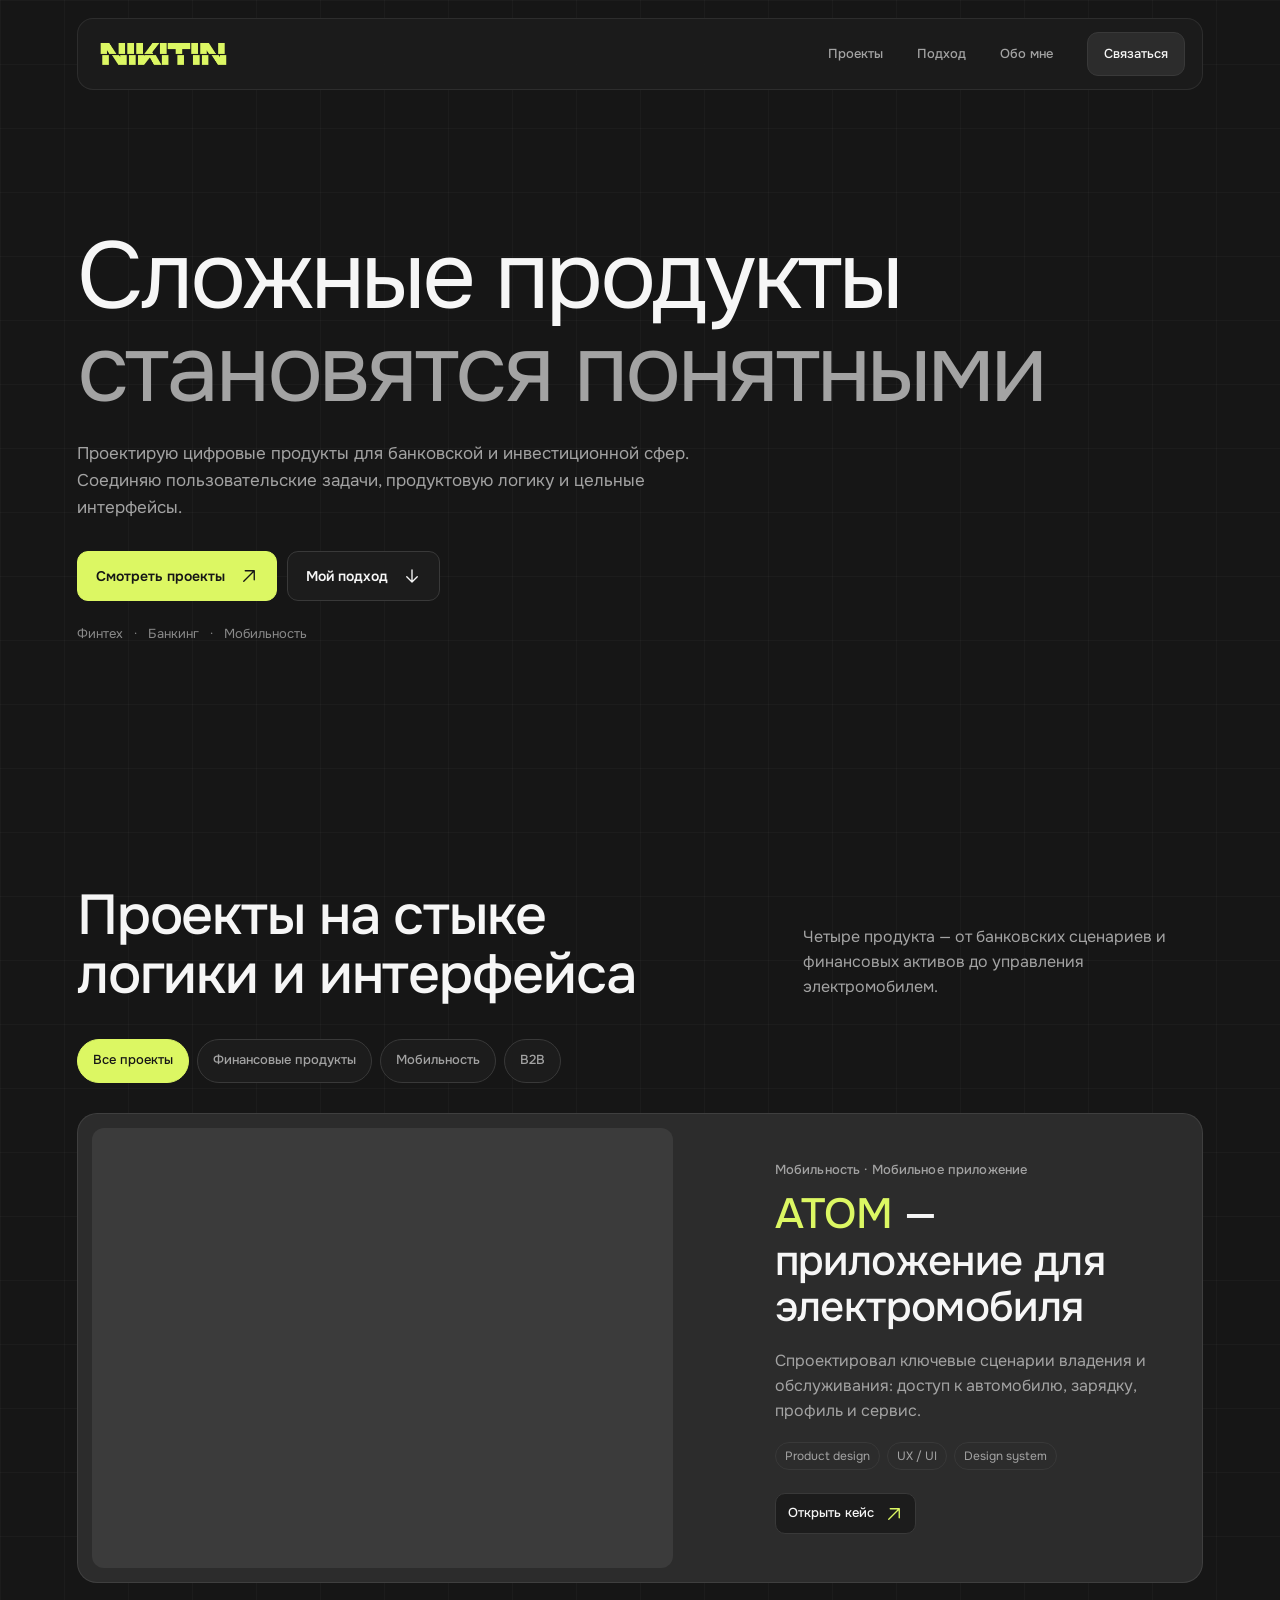
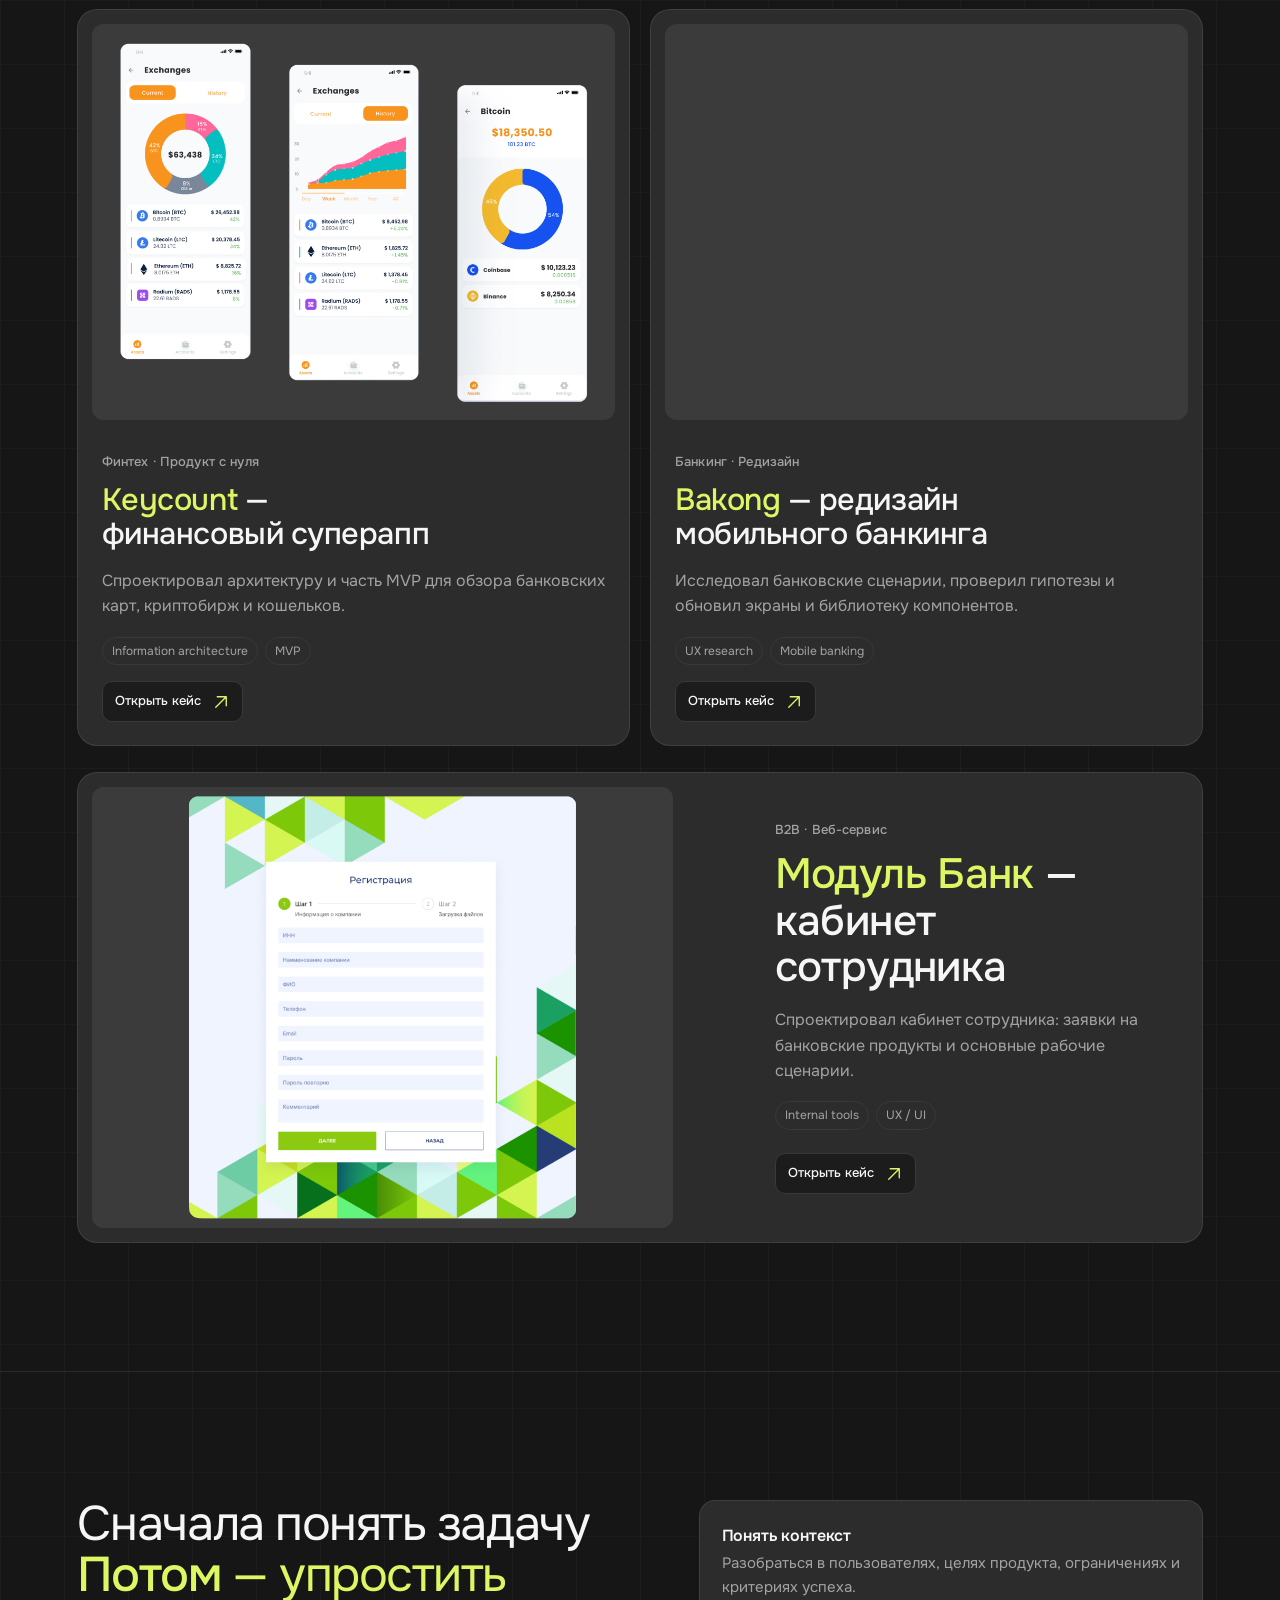
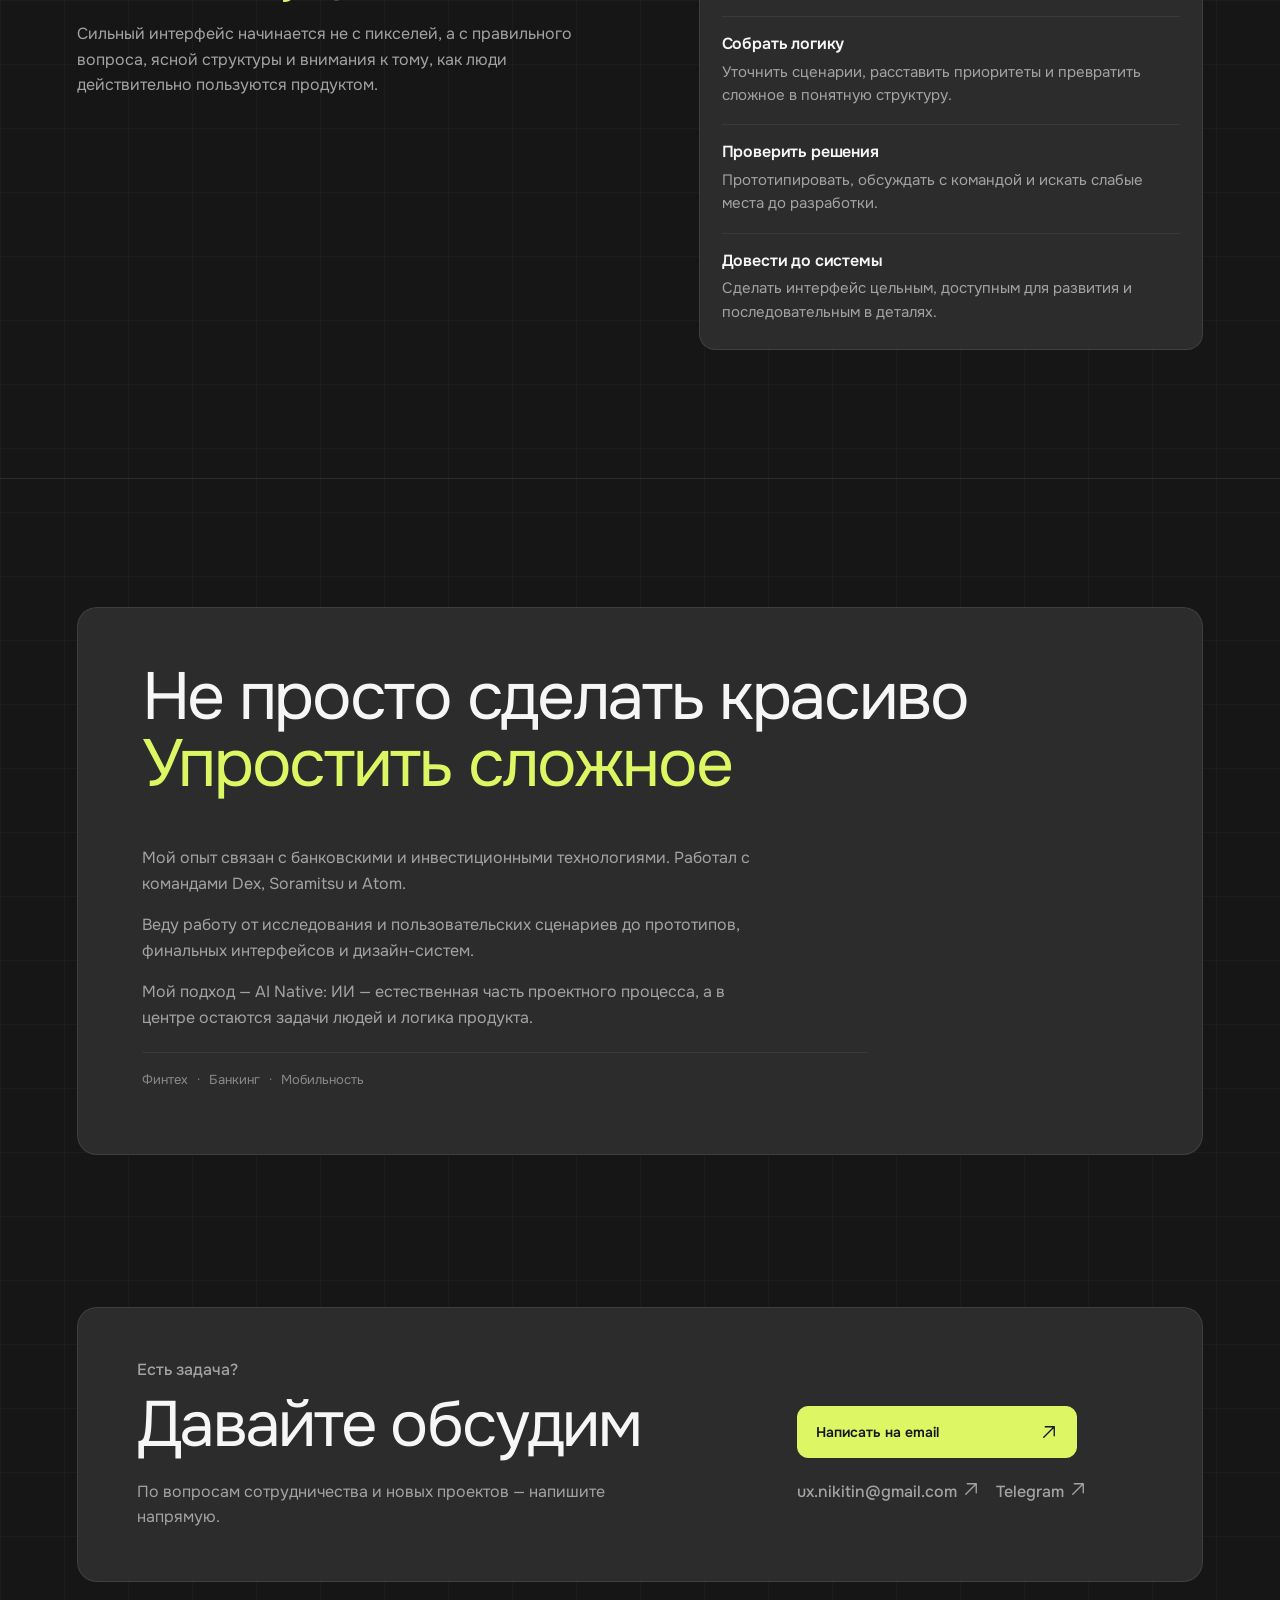
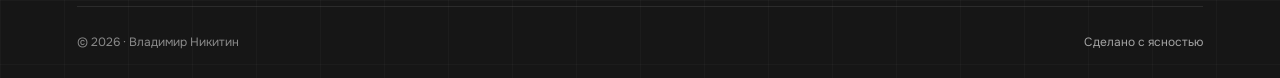
<file: index.html>
<!doctype html>
<html lang="ru">
<head>
  <meta charset="utf-8">
  <meta name="viewport" content="width=device-width, initial-scale=1">
  <meta name="theme-color" content="#161616">
  <meta name="description" content="Проектирую цифровые продукты для банковской, инвестиционной и мобильной сфер. Кейсы и мой подход к работе.">
  <title>Владимир Никитин — Портфолио цифровых продуктов</title>
  <link rel="icon" href="assets/favicon.svg" type="image/svg+xml">
  <link rel="preload" href="assets/fonts/onest-cyrillic.woff2" as="font" type="font/woff2" crossorigin>
  <link rel="preload" href="assets/fonts/manrope-cyrillic.woff2" as="font" type="font/woff2" crossorigin>
  <link rel="stylesheet" href="assets/css/base.css?v=20261012-icons-1">
  <link rel="stylesheet" href="assets/css/index.css?v=20261012-icons-1">
  <script src="assets/js/index.js?v=20261010-page-grid-1" defer></script>
  <script src="assets/js/page-grid.js?v=20261010-mobile-grid-autoplay-1" defer></script>
</head>
<body class="home-page has-page-grid">
  <div class="page-grid" aria-hidden="true"><canvas class="page-grid-canvas"></canvas></div>
  <a class="skip-link" href="#main">Перейти к содержимому</a>
  <header class="site-header" id="top">
    <div class="shell header-inner">
      <a class="brand" href="#top" data-motion="top" style="--motion-delay: 30ms">
        <img class="brand-logo" src="assets/nikitin-logo.webp" alt="Владимир Никитин" width="2088" height="504">
      </a>
      <button class="menu-toggle" type="button" aria-label="Открыть меню" aria-expanded="false" aria-controls="site-nav" data-motion="top" style="--motion-delay: 70ms">
        <span></span><span></span>
      </button>
      <nav class="site-nav" id="site-nav" aria-label="Основная навигация" data-motion="top" style="--motion-delay: 100ms">
        <a href="#work">Проекты</a>
        <a href="#approach">Подход</a>
        <a href="#about">Обо мне</a>
        <a href="#contact">Связаться</a>
      </nav>
    </div>
  </header>

  <main id="main" tabindex="-1">
    <section class="shell hero" aria-labelledby="hero-title">
      <div class="hero-copy">
        <h1 id="hero-title" data-motion="left" style="--motion-delay: 110ms">Сложные продукты<br class="hero-break"> <span class="hero-muted">становятся понятными</span></h1>
        <p class="hero-description" data-motion="left" style="--motion-delay: 200ms">Проектирую цифровые продукты для банковской и инвестиционной сфер. Соединяю пользовательские задачи, продуктовую логику и цельные интерфейсы.</p>
        <div class="hero-actions" data-motion="left" style="--motion-delay: 290ms">
          <a class="button-primary" href="#work">Смотреть проекты <span class="icon icon-up-right" aria-hidden="true"></span></a>
          <a class="button-secondary" href="#approach">Мой подход <span class="icon icon-down" aria-hidden="true"></span></a>
        </div>
        <p class="hero-domains" data-motion="left" style="--motion-delay: 370ms">Финтех <span>·</span> Банкинг <span>·</span> Мобильность</p>
      </div>
    </section>

    <section class="section" id="work" aria-labelledby="work-title">
      <div class="shell">
        <div class="section-heading">
          <h2 id="work-title" data-motion="left">Проекты на стыке логики и интерфейса</h2>
          <p data-motion="right" style="--motion-delay: 90ms">Четыре продукта — от банковских сценариев и финансовых активов до управления электромобилем.</p>
        </div>
        <div class="filter-row" role="group" aria-label="Фильтр проектов" data-motion="bottom" style="--motion-delay: 60ms">
          <button class="filter-button is-active" type="button" data-filter="all" aria-pressed="true">Все проекты</button>
          <button class="filter-button" type="button" data-filter="finance" aria-pressed="false">Финансовые продукты</button>
          <button class="filter-button" type="button" data-filter="mobility" aria-pressed="false">Мобильность</button>
          <button class="filter-button" type="button" data-filter="b2b" aria-pressed="false">B2B</button>
        </div>
        <p class="visually-hidden" id="work-status" role="status" aria-live="polite" aria-atomic="true"></p>

        <div class="work-grid">
          <a class="project-card featured" data-category="mobility" href="case.html?project=atom">
            <figure class="project-art" data-motion="left">
              <picture>
                <source srcset="assets/cases/atom-3d-card-clean.webp" type="image/webp">
                <img src="assets/cases/atom-3d-card-clean.webp" width="1980" height="1500" alt="3D-визуализация электромобиля ATOM" loading="lazy" decoding="async">
              </picture>
              <figcaption>ATOM · Мобильное приложение</figcaption>
            </figure>
            <div class="project-info" data-motion="right" style="--motion-delay: 100ms">
              <p class="project-category">Мобильность · Мобильное приложение</p>
              <h3><span class="project-name">ATOM</span> — приложение для электромобиля</h3>
              <p class="project-description">Спроектировал ключевые сценарии владения и обслуживания: доступ к автомобилю, зарядку, профиль и сервис.</p>
              <div class="project-tags"><span>Product design</span><span>UX / UI</span><span>Design system</span></div>
              <span class="project-link">Открыть кейс <span class="icon icon-up-right" aria-hidden="true"></span></span>
            </div>
          </a>

          <a class="project-card keycount-card" data-category="finance" href="case.html?project=keycount">
            <figure class="project-art" data-motion="left">
              <picture>
                <source srcset="assets/cases/keycount-exchanges-card-clean.webp" type="image/webp">
                <img src="assets/cases/keycount-exchanges-card-clean.webp" width="1980" height="1500" alt="Экраны Keycount для обзора криптоактивов" loading="lazy" decoding="async">
              </picture>
              <figcaption>Keycount · Обзор финансовых активов</figcaption>
            </figure>
            <div class="project-info" data-motion="right" style="--motion-delay: 90ms">
              <p class="project-category">Финтех · Продукт с нуля</p>
              <h3><span class="project-name">Keycount</span> — <span class="keycount-title-detail">финансовый суперапп</span></h3>
              <p class="project-description">Спроектировал архитектуру и часть MVP для обзора банковских карт, криптобирж и кошельков.</p>
              <div class="project-tags"><span>Information architecture</span><span>MVP</span></div>
              <span class="project-link">Открыть кейс <span class="icon icon-up-right" aria-hidden="true"></span></span>
            </div>
          </a>

          <a class="project-card bakong-card" data-category="finance" href="case.html?project=bakong">
            <figure class="project-art" data-motion="left">
              <picture>
                <source srcset="assets/cases/bakong-home-crop-card-clean.webp" type="image/webp">
                <img src="assets/cases/bakong-home-crop-card-clean.webp" width="825" height="690" alt="Концепт главного экрана мобильного банковского интерфейса Bakong" loading="lazy" decoding="async">
              </picture>
              <figcaption>Bakong · Мобильный банкинг</figcaption>
            </figure>
            <div class="project-info" data-motion="right" style="--motion-delay: 90ms">
              <p class="project-category">Банкинг · Редизайн</p>
              <h3><span class="project-name">Bakong</span> — редизайн мобильного банкинга</h3>
              <p class="project-description">Исследовал банковские сценарии, проверил гипотезы и обновил экраны и библиотеку компонентов.</p>
              <div class="project-tags"><span>UX research</span><span>Mobile banking</span></div>
              <span class="project-link">Открыть кейс <span class="icon icon-up-right" aria-hidden="true"></span></span>
            </div>
          </a>

          <a class="project-card modul-card" data-category="b2b" href="case.html?project=modulbank">
            <figure class="project-art" data-motion="left">
              <picture>
                <source srcset="assets/cases/modul-registration-card.webp" type="image/webp">
                <img src="assets/cases/modul-registration-card.webp" width="1980" height="1500" alt="Экран регистрации в кабинете Модуль Банка" loading="lazy" decoding="async">
              </picture>
              <figcaption>Модуль Банк · Внутренний веб-сервис</figcaption>
            </figure>
            <div class="project-info" data-motion="right" style="--motion-delay: 100ms">
              <p class="project-category">B2B · Веб-сервис</p>
              <h3><span class="project-name">Модуль Банк</span> — кабинет сотрудника</h3>
              <p class="project-description">Спроектировал кабинет сотрудника: заявки на банковские продукты и основные рабочие сценарии.</p>
              <div class="project-tags"><span>Internal tools</span><span>UX / UI</span></div>
              <span class="project-link">Открыть кейс <span class="icon icon-up-right" aria-hidden="true"></span></span>
            </div>
          </a>
        </div>
      </div>
    </section>

    <section class="section" id="approach" aria-labelledby="approach-title">
      <div class="shell approach-layout">
        <div>
        <h2 class="approach-title" id="approach-title" data-motion="left">Сначала понять задачу <span><strong>Потом</strong> — упростить</span></h2>
          <p class="approach-intro" data-motion="left" style="--motion-delay: 100ms">Сильный интерфейс начинается не с пикселей, а с правильного вопроса, ясной структуры и внимания к тому, как люди действительно пользуются продуктом.</p>
        </div>
        <div class="principles">
          <article class="principle" data-motion="right" style="--motion-delay: 0ms"><h3>Понять контекст</h3><p>Разобраться в пользователях, целях продукта, ограничениях и критериях успеха.</p></article>
          <article class="principle" data-motion="right" style="--motion-delay: 70ms"><h3>Собрать логику</h3><p>Уточнить сценарии, расставить приоритеты и превратить сложное в понятную структуру.</p></article>
          <article class="principle" data-motion="right" style="--motion-delay: 140ms"><h3>Проверить решения</h3><p>Прототипировать, обсуждать с командой и искать слабые места до разработки.</p></article>
          <article class="principle" data-motion="right" style="--motion-delay: 210ms"><h3>Довести до системы</h3><p>Сделать интерфейс цельным, доступным для развития и последовательным в деталях.</p></article>
        </div>
      </div>
    </section>

    <section class="section" id="about" aria-labelledby="about-title">
      <div class="shell about-layout">
        <h2 class="about-lead" id="about-title" data-motion="left">Не просто сделать красиво <span><strong>Упростить</strong> сложное</span></h2>
        <div class="about-copy" data-motion="right" style="--motion-delay: 100ms">
          <p>Мой опыт связан с банковскими и инвестиционными технологиями. Работал с командами Dex, Soramitsu и Atom.</p>
          <p>Веду работу от исследования и пользовательских сценариев до прототипов, финальных интерфейсов и дизайн-систем.</p>
          <p>Мой подход — AI Native: ИИ — естественная часть проектного процесса, а в центре остаются задачи людей и логика продукта.</p>
          <div class="about-domains">Финтех <span>·</span> Банкинг <span>·</span> Мобильность</div>
        </div>
      </div>
    </section>

    <section class="contact" id="contact" aria-labelledby="contact-title">
      <div class="shell contact-layout">
        <h2 id="contact-title" data-motion="left"><span class="contact-question">Есть задача?</span> <span class="contact-prompt">Давайте <span class="contact-highlight">обсудим</span></span></h2>
        <p class="contact-copy" data-motion="left" style="--motion-delay: 100ms">По вопросам сотрудничества и новых проектов — напишите напрямую.</p>
        <a class="button-primary contact-primary" href="mailto:ux.nikitin@gmail.com" data-motion="right" style="--motion-delay: 130ms">Написать на email <span class="icon icon-up-right" aria-hidden="true"></span></a>
        <div class="contact-alternatives" data-motion="right" style="--motion-delay: 180ms">
          <a class="contact-secondary" href="mailto:ux.nikitin@gmail.com">ux.nikitin@gmail.com <span class="icon icon-up-right" aria-hidden="true"></span></a>
          <a class="contact-secondary" href="https://t.me/niki7in" target="_blank" rel="noopener noreferrer">Telegram <span class="icon icon-up-right" aria-hidden="true"></span></a>
        </div>
      </div>
    </section>
  </main>

  <footer class="shell site-footer">
    <p>© 2026 · Владимир Никитин</p>
    <p class="footer-name">Сделано с ясностью</p>
  </footer>
</body>
</html>
</file>
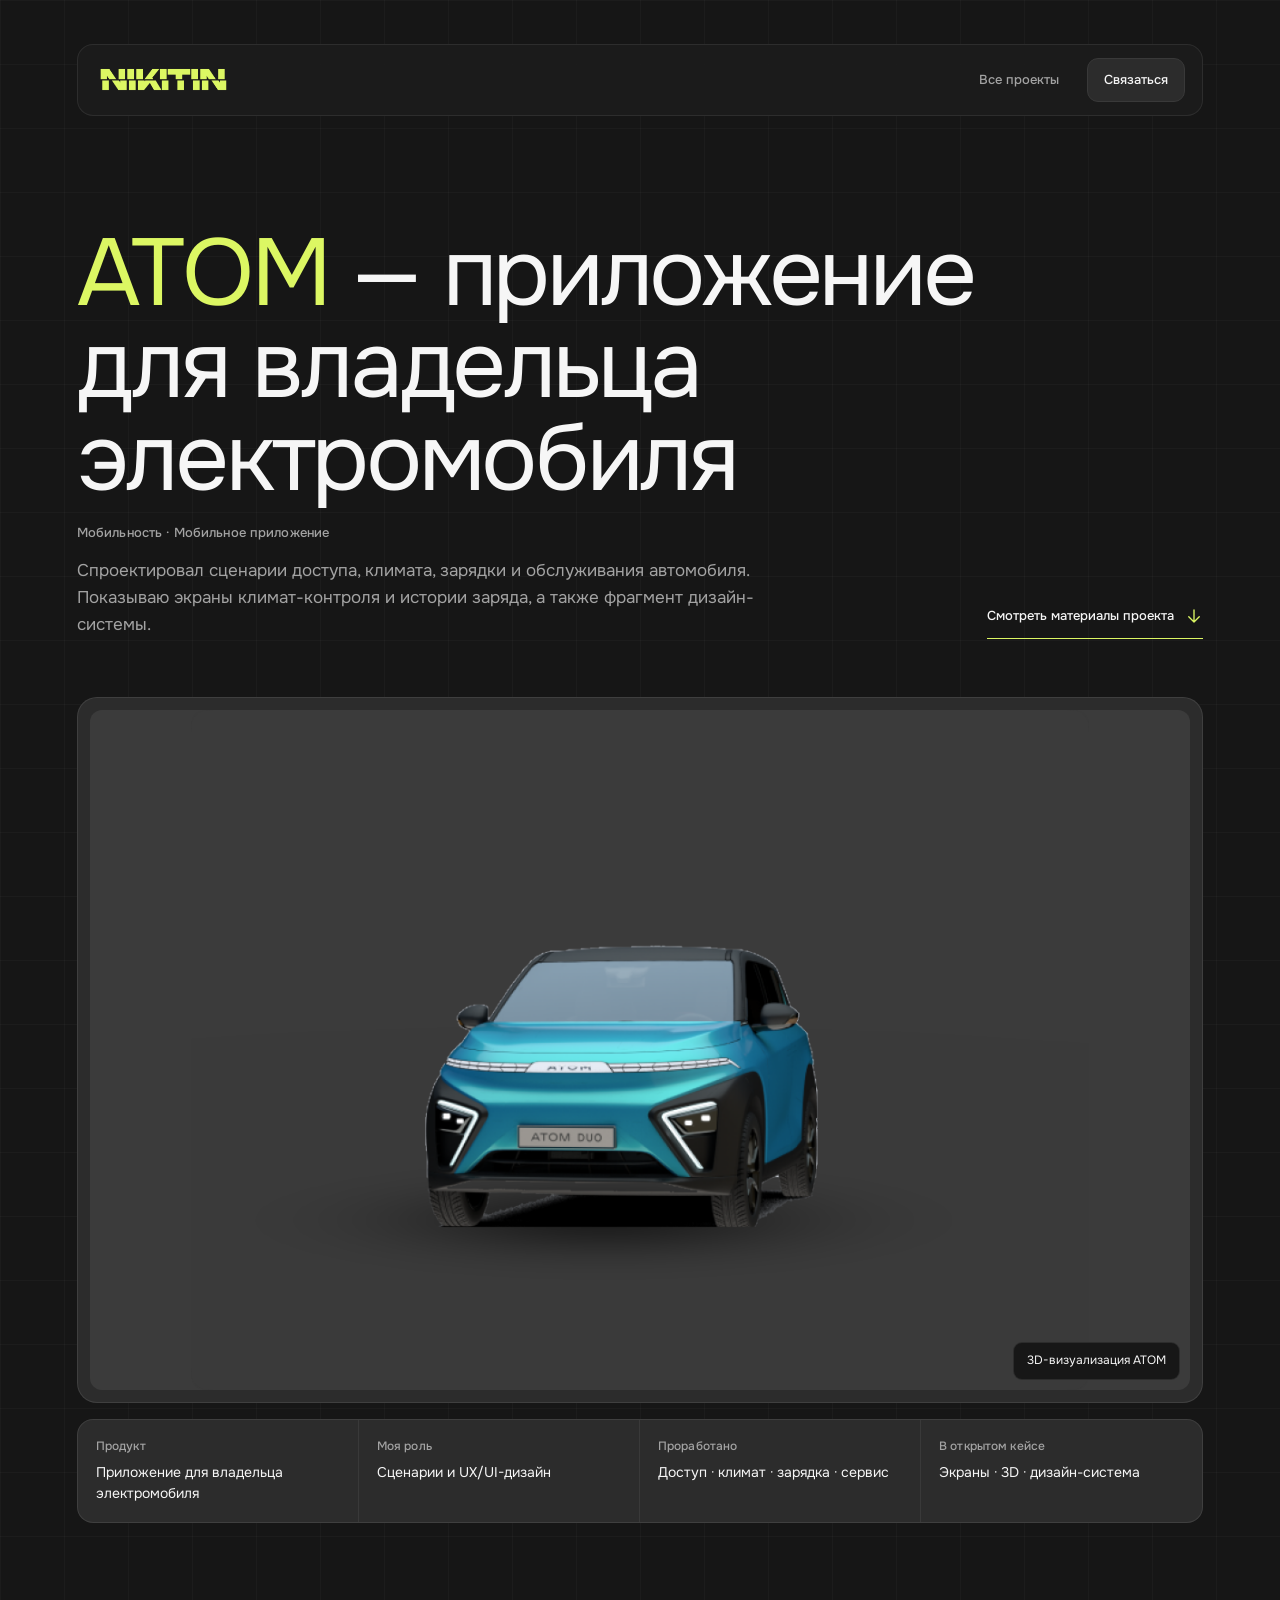
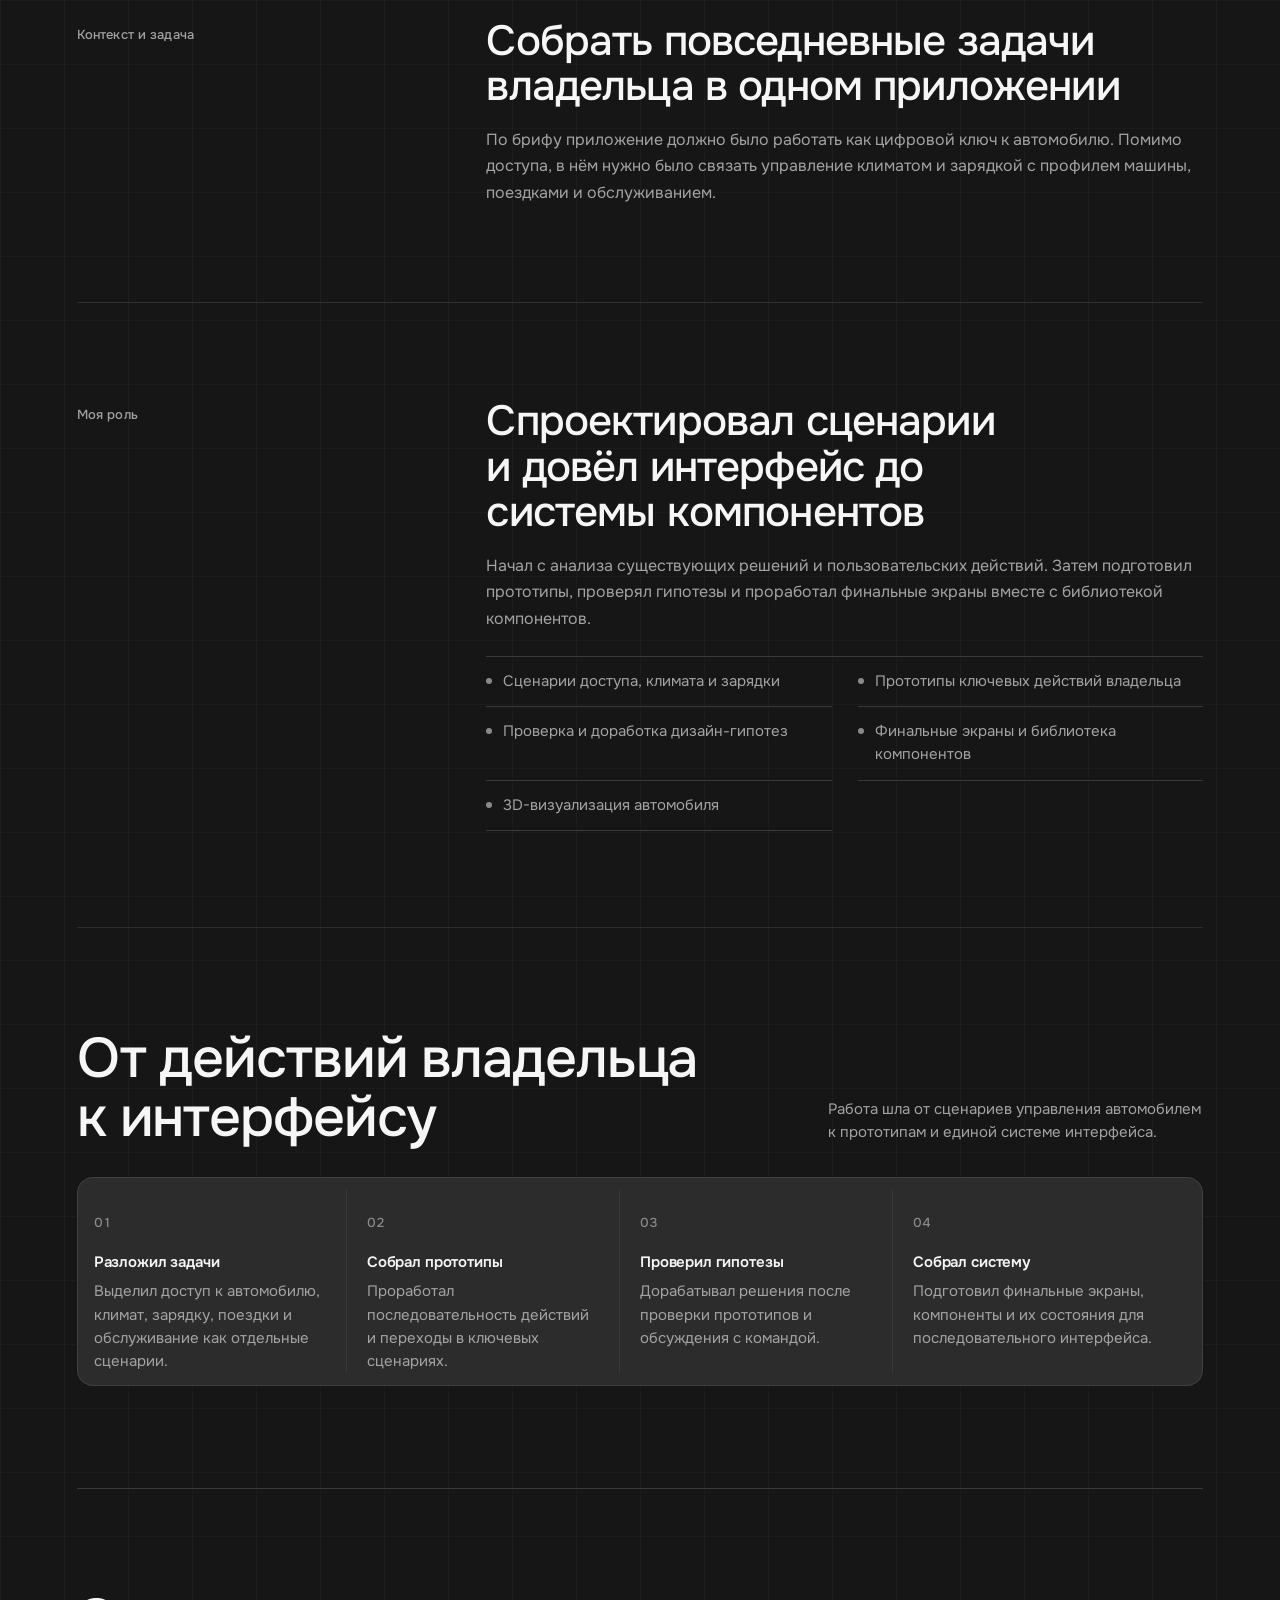
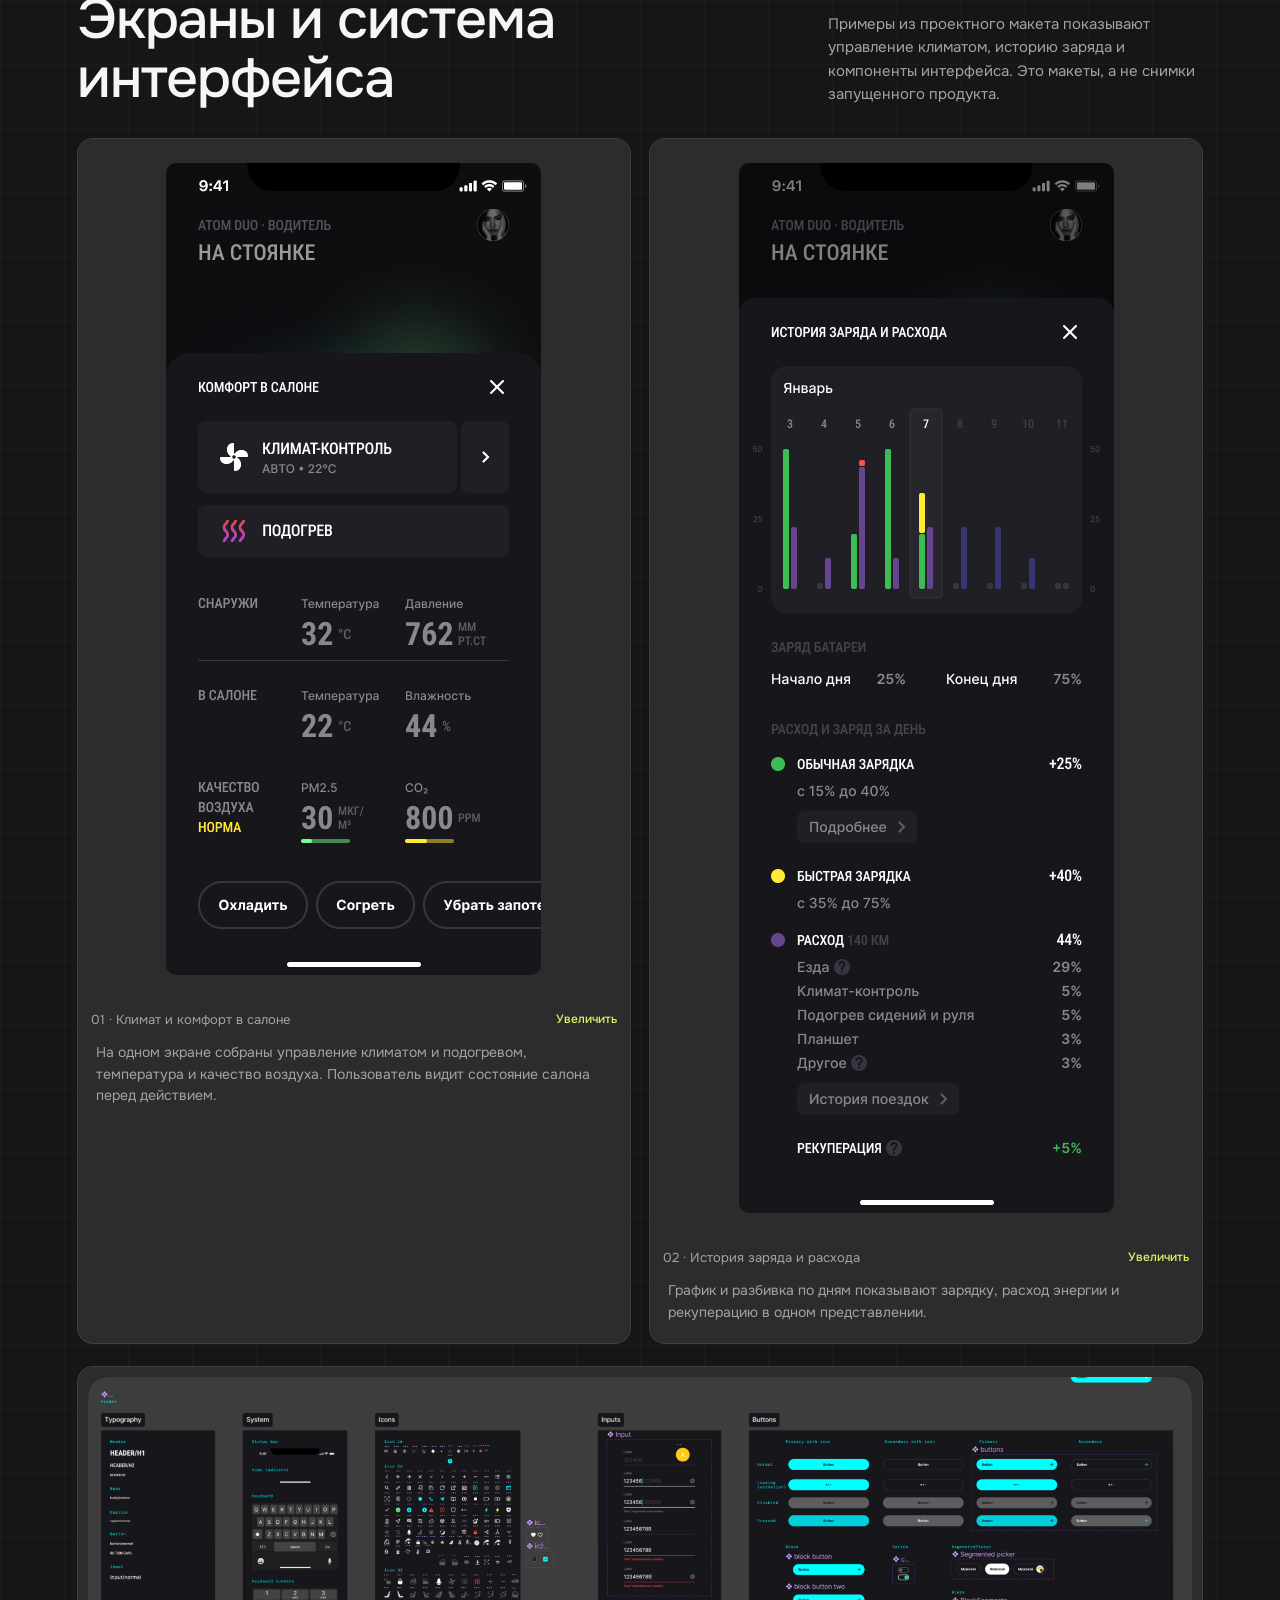
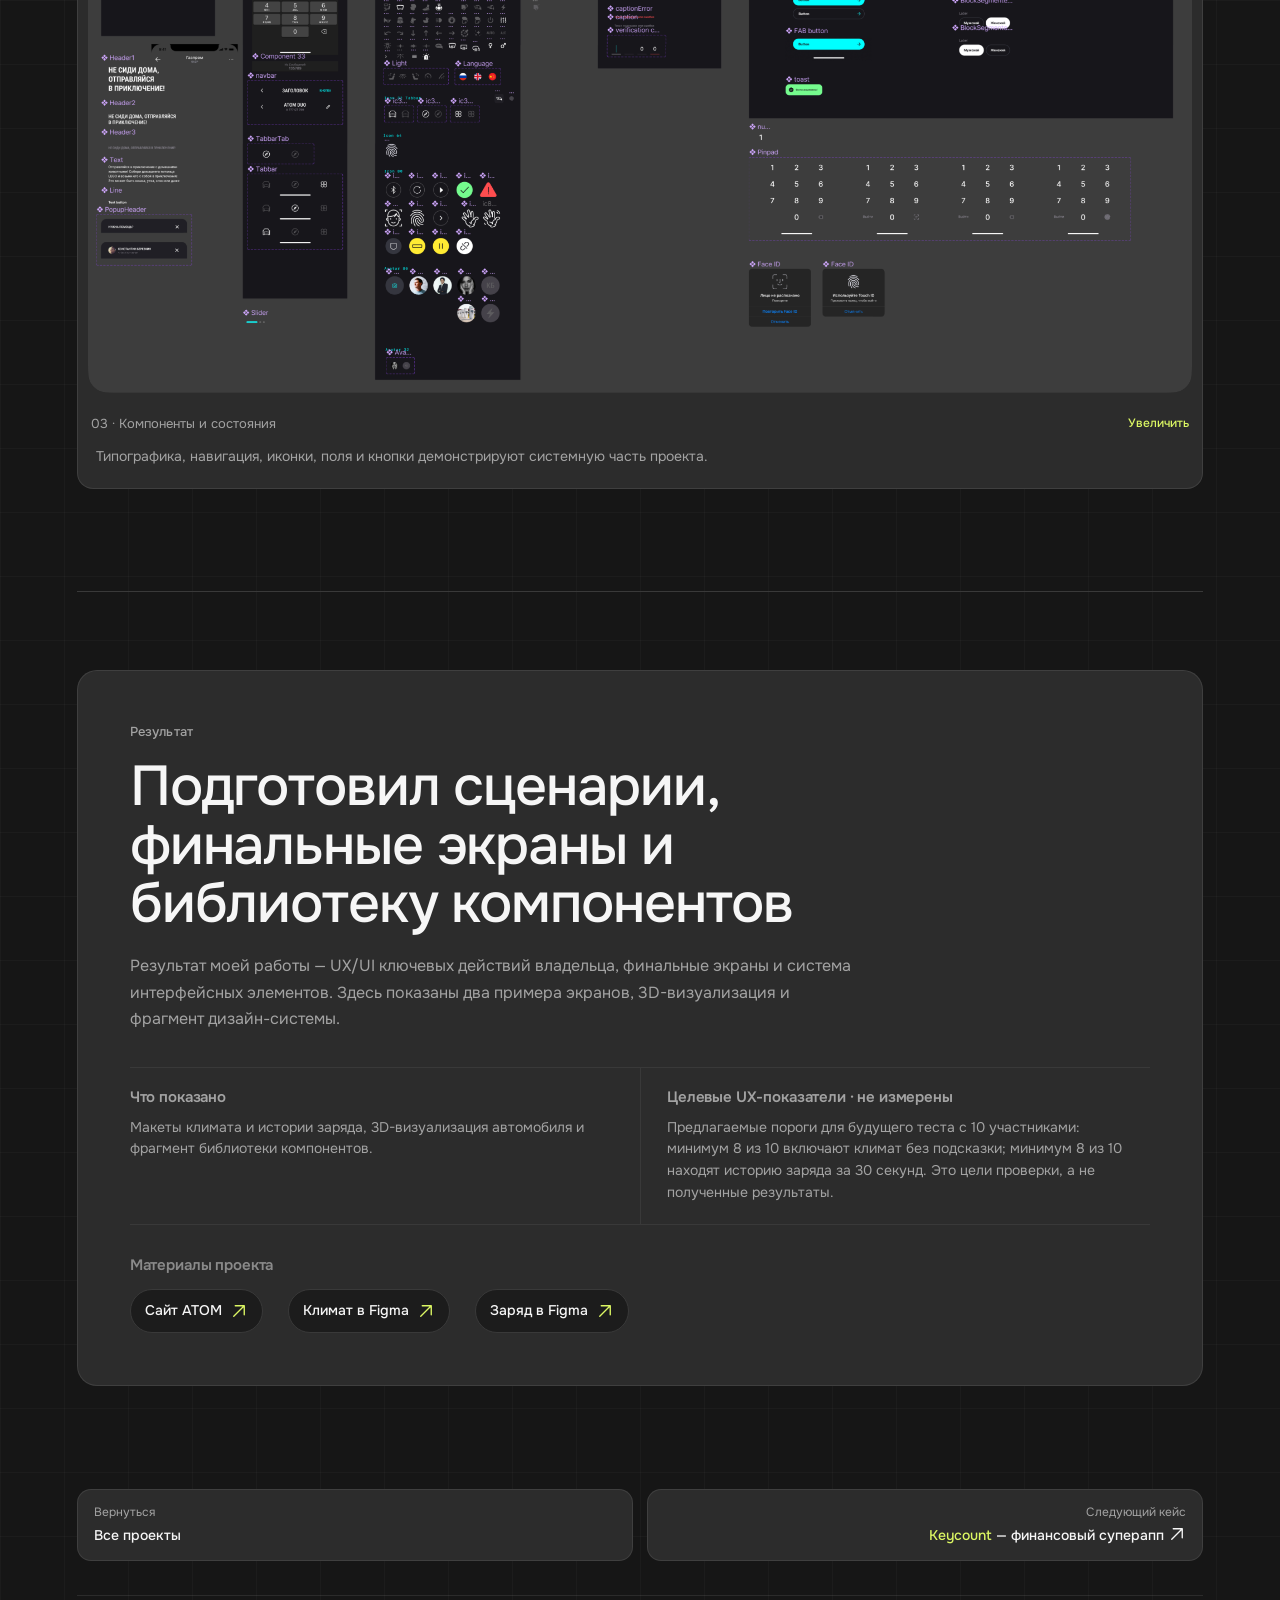
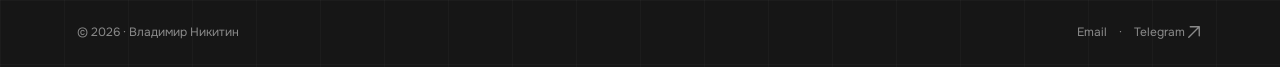
<file: case.html>
<!doctype html>
<html lang="ru">
<head>
  <meta charset="utf-8">
  <meta name="viewport" content="width=device-width, initial-scale=1">
  <meta name="theme-color" content="#161616">
  <meta name="description" content="Мои кейсы: проектирование цифровых решений для финансовых, банковских и мобильных продуктов.">
  <title>Кейс — Владимир Никитин</title>
  <link rel="icon" href="assets/favicon.svg" type="image/svg+xml">
  <link rel="preload" href="assets/fonts/onest-cyrillic.woff2" as="font" type="font/woff2" crossorigin>
  <link rel="preload" href="assets/fonts/manrope-cyrillic.woff2" as="font" type="font/woff2" crossorigin>
  <link rel="stylesheet" href="assets/css/base.css?v=20261012-icons-1">
  <link rel="stylesheet" href="assets/css/case.css?v=20261012-gallery-2">
  <script src="assets/js/case.js?v=20261012-gallery-2" defer></script>
  <script src="assets/js/page-grid.js?v=20261010-mobile-grid-autoplay-1" defer></script>
</head>
<body class="has-page-grid">
  <div class="page-grid" aria-hidden="true"><canvas class="page-grid-canvas"></canvas></div>
  <svg width="0" height="0" aria-hidden="true" focusable="false">
    <defs>
      <clipPath id="keycount-phone-cutout" clipPathUnits="objectBoundingBox">
        <rect x=".18" y=".072" width=".30" height=".855" rx=".04" ry=".05"/>
        <rect x=".52" y=".072" width=".30" height=".855" rx=".04" ry=".05"/>
      </clipPath>
    </defs>
  </svg>
  <a class="skip-link" href="#main">Перейти к содержимому</a>
  <header class="case-header">
    <div class="shell header-inner">
      <a class="brand" href="index.html#top" data-motion="top" style="--motion-delay: 30ms">
        <img class="brand-logo" src="assets/nikitin-logo.webp" alt="Владимир Никитин" width="2088" height="504">
      </a>
      <nav class="top-links" aria-label="Навигация по сайту" data-motion="top" style="--motion-delay: 100ms">
        <a href="index.html#work">Все проекты</a>
        <a href="index.html#contact">Связаться</a>
      </nav>
    </div>
  </header>

  <main class="shell" id="main" tabindex="-1">
    <section class="noscript-notice" aria-labelledby="case-load-title">
      <h1 id="case-load-title">Не удалось открыть кейс</h1>
      <p>Обновите страницу или вернитесь к списку проектов.</p>
      <noscript><p>Для просмотра кейсов включите JavaScript в браузере.</p></noscript>
      <a href="index.html#work">Ко всем проектам</a>
    </section>
    <section class="case-hero" aria-labelledby="case-title">
      <h1 id="case-title" data-motion="left" style="--motion-delay: 90ms"></h1>
      <p class="case-category" id="case-kicker" data-motion="left" style="--motion-delay: 175ms"></p>
      <div class="case-hero-summary">
        <p class="case-deck" id="case-deck" data-motion="left" style="--motion-delay: 245ms"></p>
        <a class="case-hero-jump" href="#gallery-title" data-motion="right" style="--motion-delay: 300ms">Смотреть материалы проекта <span class="icon icon-down" aria-hidden="true"></span></a>
      </div>
      <figure class="case-hero-media" data-motion="bottom" style="--motion-delay: 130ms">
        <img id="hero-image" src="data:image/svg+xml,%3Csvg xmlns='http://www.w3.org/2000/svg' viewBox='0%200%201980%201500'%3E%3C/svg%3E" width="1980" height="1500" alt="" decoding="async">
        <figcaption id="hero-caption">3D-визуализация ATOM</figcaption>
      </figure>
      <dl class="meta-grid" id="meta-grid"></dl>
    </section>

    <section class="story-section" aria-labelledby="context-title">
      <div class="story-label" data-motion="left">Контекст и задача</div>
      <div class="story-copy" data-motion="right" style="--motion-delay: 90ms"><h2 id="context-title"></h2><p id="context-copy"></p></div>
    </section>

    <section class="story-section" aria-labelledby="role-title">
      <div class="story-label" data-motion="left">Моя роль</div>
      <div class="story-copy" data-motion="right" style="--motion-delay: 90ms">
        <h2 id="role-title"></h2>
        <p id="role-copy"></p>
        <ul class="role-list" id="role-list"></ul>
      </div>
    </section>

    <section class="process-section" aria-labelledby="process-title">
      <div class="section-heading">
        <h2 id="process-title" data-motion="left">От понимания задачи к цельному интерфейсу</h2>
        <p id="process-intro" data-motion="right" style="--motion-delay: 90ms"></p>
      </div>
      <div class="process-grid" id="process-grid"></div>
    </section>

    <section class="gallery-section" aria-labelledby="gallery-title">
      <div class="gallery-heading">
        <h2 id="gallery-title" data-motion="left">Экраны и система</h2>
        <p id="gallery-intro" data-motion="right" style="--motion-delay: 90ms"></p>
      </div>
      <div class="gallery-grid" id="gallery-grid"></div>
    </section>

    <section class="result-section" aria-labelledby="result-title">
      <p class="result-label" data-motion="top">Результат</p>
      <h2 id="result-title" data-motion="left" style="--motion-delay: 60ms"></h2>
      <p class="result-copy" id="result-copy" data-motion="left" style="--motion-delay: 140ms"></p>
      <div class="measurement-grid">
        <article class="measurement-box" data-motion="bottom"><h3 id="fact-label">Что подтверждено материалами</h3><p id="metric-fact"></p></article>
        <article class="measurement-box" data-motion="bottom" style="--motion-delay: 100ms"><h3 id="ideas-label">Что можно измерять дальше</h3><p id="metric-ideas"></p></article>
      </div>
      <div class="refs-block" data-motion="right"><h3>Материалы проекта</h3><div class="refs" id="refs"></div></div>
    </section>

    <nav class="case-navigation" aria-label="Навигация по кейсам">
      <a href="index.html#work" data-motion="left"><small>Вернуться</small><strong>Все проекты</strong></a>
      <a class="next-case" id="next-case" href="#" data-motion="right"><small>Следующий кейс</small><strong><span id="next-title"></span> <span class="icon icon-up-right" aria-hidden="true"></span></strong></a>
    </nav>
  </main>

  <dialog class="lightbox" id="lightbox" aria-labelledby="lightbox-caption">
    <div class="lightbox-header">
      <p id="lightbox-caption"></p>
      <button class="lightbox-close" id="lightbox-close" type="button" aria-label="Закрыть изображение"><span class="icon icon-close" aria-hidden="true"></span></button>
    </div>
    <div class="lightbox-toolbar" role="group" aria-label="Масштаб изображения">
      <button id="lightbox-zoom-out" type="button" aria-label="Уменьшить изображение" disabled><span class="icon icon-minus" aria-hidden="true"></span></button>
      <output id="lightbox-zoom-level" aria-live="polite">По ширине</output>
      <button id="lightbox-zoom-in" type="button" aria-label="Увеличить изображение" disabled><span class="icon icon-plus" aria-hidden="true"></span></button>
      <a id="lightbox-original" href="#" target="_blank" rel="noopener noreferrer">Оригинал <span class="icon icon-up-right" aria-hidden="true"></span></a>
    </div>
    <div class="lightbox-viewport" id="lightbox-viewport" tabindex="0" aria-label="Область просмотра изображения">
      <img id="lightbox-image" alt="Увеличенное изображение" decoding="async">
    </div>
    <p class="lightbox-hint" id="lightbox-hint" hidden>Перемещайте изображение, чтобы рассмотреть детали.</p>
  </dialog>

  <footer class="shell site-footer">
    <p>© 2026 · Владимир Никитин</p>
    <p><a href="mailto:ux.nikitin@gmail.com">Email</a> · <a href="https://t.me/niki7in" target="_blank" rel="noopener noreferrer">Telegram <span class="icon icon-up-right" aria-hidden="true"></span></a></p>
  </footer>
</body>
</html>
</file>
<file: assets/css/base.css>
/* Shared tokens, fonts, resets, and layout primitives. */

    @font-face {
      font-family: "Onest";
      font-style: normal;
      font-weight: 100 900;
      font-display: swap;
      src: url("../fonts/onest-cyrillic.woff2") format("woff2");
      unicode-range: U+0301, U+0400-045F, U+0490-0491, U+04B0-04B1, U+2116;
    }
    @font-face {
      font-family: "Onest";
      font-style: normal;
      font-weight: 100 900;
      font-display: swap;
      src: url("../fonts/onest-latin.woff2") format("woff2");
      unicode-range: U+0000-00FF, U+0131, U+0152-0153, U+02BB-02BC, U+02C6, U+02DA, U+02DC, U+0304, U+0308, U+0329, U+2000-206F, U+20AC, U+2122, U+2191, U+2193, U+2212, U+2215, U+FEFF, U+FFFD;
    }
    @font-face {
      font-family: "Manrope";
      font-style: normal;
      font-weight: 200 800;
      font-display: swap;
      src: url("../fonts/manrope-cyrillic.woff2") format("woff2");
      unicode-range: U+0301, U+0400-045F, U+0490-0491, U+04B0-04B1, U+2116;
    }
    @font-face {
      font-family: "Manrope";
      font-style: normal;
      font-weight: 200 800;
      font-display: swap;
      src: url("../fonts/manrope-latin.woff2") format("woff2");
      unicode-range: U+0000-00FF, U+0131, U+0152-0153, U+02BB-02BC, U+02C6, U+02DA, U+02DC, U+0304, U+0308, U+0329, U+2000-206F, U+20AC, U+2122, U+2191, U+2193, U+2212, U+2215, U+FEFF, U+FFFD;
    }
    :root {
      color-scheme: dark;
      --bg: #161616;
      --surface: #1c1c1c;
      --surface-raised: #2c2c2c;
      --ink: #f6f6f6;
      --muted: #a3a3a3;
      --quiet: #8a8a8a;
      --line: #393939;
      --accent: #dcf763;
      --accent-ink: #161616;
      --max: 1240px;
      --gutter: clamp(24px, 6vw, 88px);
      --font-sans: "Onest", "Segoe UI", sans-serif;
      --font-brand: "Manrope", var(--font-sans);
      --type-display: clamp(3.25rem, 7.4vw, 6rem);
      --type-section: clamp(2.25rem, 4.4vw, 3.5rem);
      --type-story: clamp(1.875rem, 3.3vw, 2.75rem);
      --type-card: clamp(1.5rem, 2.4vw, 2.125rem);
      --type-intro: clamp(1.0625rem, 1.25vw, 1.1875rem);
      --type-body: 1rem;
      --type-caption: .75rem;
      --type-label: .8125rem;
      --leading-display: .98;
      --leading-heading: 1.05;
      --leading-body: 1.6;
      --tracking-display: -.035em;
      --tracking-heading: -.02em;
      --copy-measure: 66ch;
      --ease: cubic-bezier(.2, .84, .24, 1);
      --motion-distance: min(58px, var(--gutter));
      --accent-hover: #e6ff87;
      --line-strong: #5a5a5a;
      --line-subtle: #333333;
      --surface-hover: #202020;
      --surface-raised-hover: #343434;
      --surface-deep-hover: #252525;
      --artifact-surface: #e7eaee;
      --artifact-surface-bakong: #e6ebf4;
      --artifact-ink: #44504a;
    }
    * { box-sizing: border-box; }
    html { scroll-behavior: smooth; scroll-padding-top: 32px; -webkit-text-size-adjust: 100%; text-size-adjust: 100%; }
    body {
      min-width: 320px;
      margin: 0;
      color: var(--ink);
      background-color: var(--bg);
      background-image: linear-gradient(rgba(255,255,255,.027) 1px, transparent 1px), linear-gradient(90deg, rgba(255,255,255,.027) 1px, transparent 1px);
      background-size: 64px 64px;
      font-family: var(--font-sans);
      font-size: 16px;
      line-height: 1.6;
      -webkit-font-smoothing: antialiased;
    }
    .has-page-grid { isolation: isolate; }
    .page-grid { position: fixed; inset: 0; z-index: -1; overflow: hidden; pointer-events: none; }
    .page-grid-canvas { display: block; width: 100%; height: 100%; }
    .brand-name { font-family: var(--font-brand); color: var(--accent); }
    .brand-logo { display: block; width: 137px; height: auto; }
    a { color: inherit; text-decoration: none; }
    button { color: inherit; font: inherit; }
    img { max-width: 100%; }
    .icon {
      width: 18px;
      height: 18px;
      display: inline-block;
      flex: none;
      vertical-align: -.2em;
      background-color: currentColor;
      -webkit-mask: var(--icon-image) center / contain no-repeat;
      mask: var(--icon-image) center / contain no-repeat;
    }
    .icon-up-right { --icon-image: url("../icons/arrow-up-right.svg"); }
    .icon-down { --icon-image: url("../icons/arrow-down.svg"); }
    .icon-close { --icon-image: url("../icons/close.svg"); }
    .icon-plus { --icon-image: url("../icons/plus.svg"); }
    .icon-minus { --icon-image: url("../icons/minus.svg"); }
    ::selection { color: var(--accent-ink); background: var(--accent); }
    :focus-visible { outline: 3px solid var(--accent); outline-offset: 4px; }
    .shell { width: min(100% - 2 * var(--gutter), var(--max)); margin-inline: auto; }
    .skip-link {
      position: fixed;
      z-index: 100;
      top: 12px;
      left: 12px;
      padding: 12px 16px;
      color: var(--accent-ink);
      background: var(--accent);
      transform: translateY(-160%);
    }
    .skip-link:focus { transform: translateY(0); }


    .site-footer {
      min-height: 72px;
      display: flex;
      align-items: center;
      justify-content: space-between;
      flex-wrap: wrap;
      gap: 10px 24px;
      color: var(--quiet);
      font-size: 11px;
    }
    .site-footer p { margin: 0; }
    .site-footer a { min-height: 44px; display: inline-flex; align-items: center; }
    .site-footer p:has(a) { display: flex; flex-wrap: wrap; align-items: center; gap: 0 12px; }

@media (max-width: 700px) {
  :root {
    --gutter: clamp(16px, 5vw, 24px);
    --type-display: clamp(2.25rem, 10vw, 3rem);
    --type-section: clamp(1.875rem, 8vw, 2.5rem);
    --type-story: clamp(1.75rem, 7.5vw, 2.125rem);
    --type-card: clamp(1.375rem, 6.5vw, 1.875rem);
    --type-intro: 1rem;
    --type-caption: .75rem;
    --type-label: .75rem;
  }
}

@media (max-height: 500px) and (max-width: 950px) {
  :root { --type-display: clamp(2.25rem, 5vw, 3rem); }
}


/* Respect reduced-motion globally before page-specific motion exceptions. */
@media (prefers-reduced-motion: reduce) {
  html { scroll-behavior: auto; }
  *, *::before, *::after {
    transition-duration: .01ms !important;
    animation-duration: .01ms !important;
    animation-iteration-count: 1 !important;
  }
}

/* Shared reveal motion; disabled entirely for reduced-motion preferences. */
[data-motion] { --motion-x: 0px; --motion-y: 24px; --motion-scale: .97; }
[data-motion="left"] { --motion-x: calc(0px - var(--motion-distance)); --motion-y: 0px; --motion-scale: .94; }
[data-motion="right"] { --motion-x: var(--motion-distance); --motion-y: 0px; --motion-scale: .94; }
[data-motion="top"] { --motion-x: 0px; --motion-y: -24px; --motion-scale: .98; }
[data-motion="bottom"] { --motion-x: 0px; --motion-y: 28px; --motion-scale: .96; }
[data-motion="scale"] { --motion-x: 0px; --motion-y: 0px; --motion-scale: .88; }
html.motion-ready [data-motion] {
  opacity: .001;
  transform: translate3d(var(--motion-x), var(--motion-y), 0) scale(var(--motion-scale));
  transition: opacity .72s var(--ease) var(--motion-delay, 0ms),
              transform .92s var(--ease) var(--motion-delay, 0ms);
}
html.motion-ready [data-motion].is-in { opacity: 1; transform: translate3d(0, 0, 0) scale(1); }
@media (prefers-reduced-motion: reduce) {
  html.motion-ready [data-motion] { opacity: 1 !important; transform: none !important; transition: none !important; }
}
</file>
<file: assets/css/index.css>
/* Page-specific styles. Shared design tokens and primitives are in base.css. */
    html:not(.js) .filter-row { display: none; }
    .site-header { border-bottom: 1px solid var(--line); }
    .header-inner {
      min-height: 82px;
      display: flex;
      align-items: center;
      justify-content: space-between;
      gap: 28px;
      position: relative;
    }
    .brand { display: inline-flex; align-items: center; gap: 13px; min-width: 0; }
    .brand-name { font-size: 14px; font-weight: 600; letter-spacing: -.02em; }

    .site-nav { display: flex; align-items: center; gap: clamp(20px, 3vw, 38px); }
    .site-nav a { min-height: 44px; display: inline-flex; align-items: center; color: var(--muted); font-size: 13px; transition: color .2s ease; }
    .site-nav a:hover, .site-nav a[aria-current="page"] { color: var(--accent); }
    .site-nav a:last-child { color: var(--ink); }
    .site-nav a:last-child:hover { color: var(--accent); }
    .menu-toggle {
      width: 46px;
      height: 46px;
      display: none;
      place-content: center;
      gap: 5px;
      border: 1px solid var(--line);
      border-radius: 3px;
      background: transparent;
      cursor: pointer;
    }
    .menu-toggle span { width: 18px; height: 1.8px; display: block; border-radius: 2px; background: var(--ink); transition: transform .2s ease; }
    .menu-toggle[aria-expanded="true"] span:first-child { transform: translateY(3.4px) rotate(45deg); }
    .menu-toggle[aria-expanded="true"] span:last-child { transform: translateY(-3.4px) rotate(-45deg); }

    .hero {
      display: grid;
      grid-template-columns: minmax(0, 1.08fr) minmax(310px, .92fr);
      align-items: center;
      gap: clamp(40px, 7.5vw, 104px);
      padding-block: clamp(76px, 10vw, 138px) clamp(82px, 10vw, 136px);
    }
    .hero-copy { max-width: 690px; }
    .hero h1 {
      max-width: 760px;
      margin: 0;
      font-size: clamp(54px, 7.25vw, 96px);
      font-weight: 550;
      line-height: .99;
      letter-spacing: -.055em;
      text-wrap: balance;
    }
    .hero h1 span { color: var(--accent); }
    .hero-description {
      max-width: 61ch;
      margin: 27px 0 0;
      color: var(--muted);
      font-size: clamp(16px, 1.5vw, 19px);
      line-height: 1.7;
    }
    .hero-actions { display: flex; align-items: center; flex-wrap: wrap; gap: 23px; margin-top: 32px; }
    .hero-domains {
      margin: 31px 0 0;
      color: var(--quiet);
      font-size: 12px;
      letter-spacing: .01em;
    }
    .hero-domains span { padding-inline: 6px; color: var(--accent); }

    .button-primary {
      min-height: 52px;
      display: inline-flex;
      align-items: center;
      justify-content: center;
      gap: 23px;
      padding: 0 19px;
      border: 1px solid var(--accent);
      border-radius: 3px;
      color: var(--accent-ink);
      background: var(--accent);
      font-size: 13px;
      font-weight: 650;
      transition: background .2s ease, border-color .2s ease, transform .2s ease;
    }
    .button-primary .icon { width: 18px; height: 18px; }

    .section { padding-block: clamp(78px, 10vw, 132px); border-top: 1px solid var(--line); }
    .section-heading {
      display: grid;
      grid-template-columns: minmax(0, 1fr) minmax(240px, .58fr);
      align-items: end;
      gap: 36px;
      margin-bottom: 34px;
    }
    .section-heading h2 {
      max-width: 760px;
      margin: 0;
      font-size: clamp(36px, 5vw, 64px);
      font-weight: 520;
      line-height: 1.04;
      letter-spacing: -.05em;
      text-wrap: balance;
    }
    .section-heading p { max-width: 390px; margin: 0 0 5px; color: var(--muted); font-size: 14px; line-height: 1.7; }
    .filter-row {
      display: flex;
      align-items: center;
      flex-wrap: wrap;
      column-gap: clamp(17px, 3vw, 34px);
      row-gap: 4px;
      margin-bottom: 35px;
      border-bottom: 1px solid var(--line);
    }
    .filter-button {
      min-height: 47px;
      position: relative;
      display: inline-flex;
      align-items: center;
      padding: 0 1px;
      border: 0;
      color: var(--quiet);
      background: transparent;
      font-size: 12px;
      cursor: pointer;
      transition: color .2s ease;
    }
    .filter-button:hover { color: var(--ink); }
    .filter-button.is-active { color: var(--ink); }
    .filter-button.is-active::after { content: ""; position: absolute; right: 0; bottom: -1px; left: 0; height: 2px; background: var(--accent); }
    .visually-hidden {
      position: absolute !important;
      width: 1px !important;
      height: 1px !important;
      padding: 0 !important;
      margin: -1px !important;
      overflow: hidden !important;
      clip: rect(0, 0, 0, 0) !important;
      white-space: nowrap !important;
      border: 0 !important;
    }
    .work-grid {
      display: grid;
      grid-template-columns: repeat(12, minmax(0, 1fr));
      align-items: start;
      gap: clamp(42px, 6vw, 76px) 30px;
    }
    .project-card {
      min-width: 0;
      display: grid;
      grid-template-columns: minmax(0, 1fr);
      align-content: start;
      gap: 20px;
      color: inherit;
      text-decoration: none;
    }
    .project-card.featured,
    .project-card.modul-card {
      grid-column: 1 / -1;
      grid-template-columns: minmax(0, 1.14fr) minmax(310px, .86fr);
      align-items: center;
      gap: clamp(32px, 6vw, 80px);
    }
    .project-card.featured {
      padding-bottom: clamp(40px, 6vw, 70px);
      border-bottom: 1px solid var(--line);
    }
    .project-card.keycount-card { grid-column: 1 / span 6; }
    .project-card.bakong-card { grid-column: 7 / -1; }
    .project-card.modul-card {
      padding-top: clamp(38px, 5.5vw, 68px);
      border-top: 1px solid var(--line);
    }
    .project-card:focus-visible { outline-offset: 7px; }
    .project-art { min-width: 0; margin: 0; overflow: hidden; background: var(--artifact-surface); }
    .project-art picture { display: contents; }
    .project-art img {
      width: 100%;
      height: auto;
      aspect-ratio: 1.32;
      display: block;
      object-fit: contain;
      transition: transform .72s var(--ease);
    }
    .project-card.bakong-card .project-art img {
      object-fit: cover;
      object-position: center 35%;
    }
    .project-art figcaption { display: none; padding: 10px 13px 11px; color: var(--artifact-ink); background: var(--artifact-surface); font-size: 11px; line-height: 1.45; }
    .project-info { min-width: 0; display: flex; flex-direction: column; align-items: flex-start; }
    .project-category { margin: 0 0 15px; color: var(--quiet); font-size: 12px; line-height: 1.4; }
    .project-info h3 {
      max-width: 560px;
      margin: 0;
      font-size: clamp(25px, 3.05vw, 39px);
      font-weight: 520;
      line-height: 1.12;
      letter-spacing: -.045em;
      text-wrap: balance;
    }
    .featured .project-info h3, .modul-card .project-info h3 { font-size: clamp(32px, 4vw, 48px); }
    .project-description { max-width: 55ch; margin: 17px 0 0; color: var(--muted); font-size: 14px; line-height: 1.75; }
    .project-tags { display: flex; flex-wrap: wrap; gap: 6px 12px; margin-top: 20px; color: var(--quiet); font-size: 11px; line-height: 1.5; }
    .project-tags span + span::before { content: "·"; margin-right: 12px; color: var(--accent); }
    .project-link {
      min-height: 44px;
      display: inline-flex;
      align-items: center;
      gap: 13px;
      margin-top: 23px;
      color: var(--ink);
      font-size: 12px;
      border-bottom: 1px solid var(--accent);
      transition: color .2s ease, gap .2s ease;
    }
    .project-link .icon { color: var(--accent); }
    .project-card:hover .project-link { gap: 18px; color: var(--accent); }
    .project-card[hidden] { display: none !important; }

    .approach-layout { display: grid; grid-template-columns: minmax(0, .78fr) minmax(0, 1.22fr); gap: clamp(44px, 9vw, 124px); align-items: start; }
    .approach-title { max-width: 520px; margin: 0; font-size: clamp(38px, 5vw, 63px); font-weight: 520; line-height: 1.04; letter-spacing: -.05em; text-wrap: balance; }
    .approach-intro { max-width: 44ch; margin: 21px 0 0; color: var(--muted); font-size: 14px; line-height: 1.8; }
    .principles { border-top: 1px solid var(--line); }
    .principle { display: grid; grid-template-columns: minmax(140px, .52fr) minmax(0, 1fr); gap: 25px; padding: 22px 0; border-bottom: 1px solid var(--line); }
    .principle h3 { margin: 0; font-size: 17px; font-weight: 550; letter-spacing: -.025em; }
    .principle p { max-width: 43ch; margin: 1px 0 0; color: var(--muted); font-size: 13px; line-height: 1.7; }

    .about-layout { display: grid; grid-template-columns: minmax(0, 1fr) minmax(0, .85fr); gap: clamp(44px, 9vw, 124px); align-items: center; }
    .about-lead { max-width: 710px; margin: 0; font-size: clamp(37px, 5.4vw, 68px); font-weight: 520; line-height: 1.04; letter-spacing: -.05em; text-wrap: balance; }
    .about-lead span { color: var(--accent); }
    .about-copy p { max-width: 58ch; margin: 0 0 16px; color: var(--muted); font-size: 14px; line-height: 1.8; }
    .about-domains { margin: 22px 0 0; padding-top: 17px; border-top: 1px solid var(--line); color: var(--quiet); font-size: 12px; }
    .about-domains span { color: var(--quiet); padding-inline: 5px; }

    .site-footer .footer-name { color: var(--muted); }

    @media (max-width: 900px) {
      .hero { grid-template-columns: minmax(0, 1fr) minmax(270px, .8fr); gap: 34px; }
      .hero h1 { font-size: clamp(54px, 7.5vw, 76px); }

      .project-card.featured,
      .project-card.modul-card {
        grid-template-columns: minmax(0, 1fr) minmax(280px, .9fr);
        gap: 34px;
      }
      .project-card.keycount-card { grid-column: 1 / span 6; }
      .project-card.bakong-card { grid-column: 7 / -1; }
      .project-info h3 { font-size: 30px; }
      .featured .project-info h3, .modul-card .project-info h3 { font-size: 36px; }
      .approach-layout, .about-layout { gap: 45px; }
    }
    @media (max-width: 700px) {
      .header-inner { min-height: 72px; }
      .menu-toggle { display: grid; }
      .site-nav { display: none; }
      .site-nav.open {
        position: absolute;
        z-index: 20;
        top: calc(100% + 1px);
        right: 0;
        left: 0;
        display: flex;
        flex-direction: column;
        align-items: stretch;
        gap: 0;
        padding: 9px 18px;
        border: 1px solid var(--line);
        background: var(--bg);
      }
      .site-nav.open a { min-height: 49px; border-bottom: 1px solid var(--line); }
      .site-nav.open a:last-child { border-bottom: 0; }
      .hero { grid-template-columns: 1fr; gap: 39px; padding-block: 69px 75px; }
      .hero h1 { font-size: clamp(52px, 12.8vw, 76px); }
      .hero-description { max-width: 60ch; margin-top: 22px; font-size: 16px; }

      .section { padding-block: 76px; }
      .section-heading { grid-template-columns: 1fr; gap: 15px; margin-bottom: 25px; }
      .section-heading h2 { font-size: clamp(35px, 9.8vw, 53px); }
      .section-heading p { max-width: 54ch; }
      .filter-row { column-gap: 20px; margin-bottom: 26px; }
      .filter-button { min-height: 45px; font-size: 11px; }
      .work-grid { grid-template-columns: 1fr; gap: 36px; }
      .project-card.featured,
      .project-card.keycount-card,
      .project-card.bakong-card,
      .project-card.modul-card {
        grid-column: 1 / -1;
        grid-template-columns: 1fr;
        gap: 18px;
        padding: 0;
        border: 0;
      }
      .project-card.featured { padding-bottom: 34px; border-bottom: 1px solid var(--line); }
      .project-card.modul-card { padding-top: 29px; border-top: 1px solid var(--line); }
      .project-art img { aspect-ratio: 1.33; }
      .project-info h3, .featured .project-info h3, .modul-card .project-info h3 { font-size: clamp(27px, 7.3vw, 37px); }
      .project-description { margin-top: 12px; font-size: 13px; }
      .project-tags { margin-top: 13px; }
      .project-link { margin-top: 16px; }
      .approach-layout, .about-layout { grid-template-columns: 1fr; gap: 29px; }
      .approach-title { font-size: clamp(38px, 10vw, 55px); }
      .principle { grid-template-columns: minmax(115px, .48fr) minmax(0, 1fr); gap: 18px; padding: 19px 0; }
      .principle h3 { font-size: 15px; }
      .principle p { font-size: 12px; }
      .about-lead { font-size: clamp(38px, 10vw, 58px); }
      .site-footer { align-items: flex-start; flex-direction: column; justify-content: center; padding-block: 18px; }
    }
    @media (max-width: 420px) {
      .hero h1 { font-size: clamp(46px, 12.4vw, 54px); }
      .filter-row { column-gap: 16px; }
      .filter-button { font-size: 10px; }

      .principle { grid-template-columns: 1fr; gap: 6px; }
    }
    /* Visual direction aligned to Aura: near-black grid, lime accent, pill navigation and oversized type. */
    .hero { position: relative; isolation: isolate; }
    .hero {
      display: block;
      grid-template-columns: none;
      padding-block: clamp(90px, 11vw, 148px) clamp(82px, 9vw, 122px);
    }
    .hero-copy { max-width: 1000px; }
    .hero h1 {
      max-width: 1040px;
      font-size: clamp(50px, 7.8vw, 104px);
      font-weight: 520;
      line-height: .99;
      letter-spacing: -.06em;
    }
    .hero h1 .hero-muted { color: var(--muted); }
    .hero-description { max-width: 660px; margin-top: 25px; color: var(--muted); font-size: clamp(16px, 1.35vw, 18px); line-height: 1.75; }
    .hero-actions { gap: 10px; margin-top: 29px; }
    .hero-domains { margin-top: 24px; color: var(--quiet); font-size: 10px; letter-spacing: .12em; text-transform: uppercase; }
    .hero-domains span { padding-inline: 7px; color: var(--quiet); }

    .site-header { padding-top: 18px; border-bottom: 0; }
    .header-inner {
      width: min(100% - 2 * var(--gutter), var(--max));
      min-height: 72px;
      margin-inline: auto;
      padding-inline: 17px;
      border: 1px solid rgba(255,255,255,.08);
      border-radius: 16px;
      background: rgba(28,28,28,.94);
    }
    .site-nav { gap: clamp(17px, 2.7vw, 34px); }
    .site-nav a { color: var(--muted); }
    .site-nav a:last-child {
      min-height: 44px;
      padding-inline: 16px;
      border: 1px solid var(--line);
      border-radius: 11px;
      color: var(--ink);
      background: var(--surface-raised);
    }
    .site-nav a:last-child:hover { border-color: var(--line-strong); color: var(--ink); background: var(--surface-raised-hover); }
    .menu-toggle { border-radius: 10px; background: var(--surface-raised); }

    .button-primary, .button-secondary {
      min-height: 50px;
      padding: 0 18px;
      display: inline-flex;
      align-items: center;
      justify-content: center;
      gap: 15px;
      border-radius: 11px;
      font-size: 13px;
      font-weight: 550;
      transition: transform .25s var(--ease), color .25s var(--ease), background .25s var(--ease), border-color .25s var(--ease);
    }
    .button-primary { border: 1px solid var(--accent); color: var(--accent-ink); background: var(--accent); box-shadow: none; }
    .button-primary:hover { transform: translateY(-2px); border-color: var(--accent-hover); color: var(--accent-ink); background: var(--accent-hover); }
    .button-secondary { border: 1px solid var(--line); color: var(--ink); background: var(--surface); }
    .button-secondary:hover { transform: translateY(-2px); border-color: var(--line-strong); color: var(--ink); background: var(--surface-deep-hover); }

    .section { border-top-color: rgba(255,255,255,.09); }
    #work { border-top: 0; }
    .filter-row { gap: 8px; margin-bottom: 30px; border: 0; }
    .filter-button {
      min-height: 44px;
      padding-inline: 15px;
      border: 1px solid var(--line);
      border-radius: 999px;
      color: var(--muted);
      background: var(--surface);
      font-size: 11px;
      transition: color .24s var(--ease), background .24s var(--ease), border-color .24s var(--ease), transform .24s var(--ease);
    }
    .filter-button:hover { color: var(--ink); border-color: var(--line-strong); }
    .filter-button.is-active { color: var(--accent-ink); border-color: var(--accent); background: var(--accent); }
    .filter-button.is-active:hover { color: var(--accent-ink); border-color: var(--accent-hover); background: var(--accent-hover); }
    .filter-button::after { display: none; }
    .section-heading h2 { font-weight: 520; letter-spacing: -.055em; }
    .section-heading p { color: var(--muted); }
    .work-grid { gap: 26px 20px; align-items: stretch; }
    .project-card.keycount-card, .project-card.bakong-card {
      display: flex;
      flex-direction: column;
    }
    .project-card.keycount-card .project-info, .project-card.bakong-card .project-info { flex: 1; }
    .project-card.keycount-card .project-info h3,
    .project-card.bakong-card .project-info h3 { min-height: 2.2em; }
    .project-card.keycount-card .project-link, .project-card.bakong-card .project-link { margin-top: auto; }
    @media (max-width: 700px) {
      .project-card.keycount-card .project-info h3,
      .project-card.bakong-card .project-info h3 { min-height: 0; }
    }
    .project-card, .project-card.featured, .project-card.modul-card {
      padding: 14px;
      overflow: hidden;
      border: 1px solid rgba(255,255,255,.09);
      border-radius: 20px;
      background: var(--surface-raised);
      transition: transform .42s var(--ease), border-color .3s var(--ease), background .3s var(--ease);
    }
    .project-card.featured { padding-bottom: 14px; }
    .project-card.modul-card { padding-top: 14px; }
    .project-card:hover { transform: translateY(-4px); border-color: rgba(220,247,99,.46); background: var(--surface-raised-hover); }
    .project-card:focus-visible { outline-offset: 5px; }
    .project-art { border-radius: 12px; background: #3b3b3b; }
    .project-art img { transition: transform .72s var(--ease); }
    .project-card:hover .project-art img { transform: scale(1.025); }
    .project-art figcaption { padding: 10px 12px; border-top: 1px solid var(--line); color: var(--muted); background: var(--surface); font-size: 10px; }
    .project-info { padding: 13px 10px 9px; }
    .featured .project-info, .modul-card .project-info { padding: clamp(12px, 2vw, 25px); }
    .project-category { margin-bottom: 13px; color: var(--muted); font-size: 10px; letter-spacing: .075em; text-transform: uppercase; }
    .project-info h3 { font-weight: 520; letter-spacing: -.045em; }
    .project-description { color: var(--muted); }
    .project-tags { gap: 7px; margin-top: 18px; color: var(--muted); }
    .project-tags span { padding: 5px 9px; border: 1px solid var(--line); border-radius: 999px; color: var(--muted); font-size: 10px; }
    .project-tags span + span::before { display: none; }
    .project-link {
      min-height: 41px;
      padding: 0 12px;
      gap: 11px;
      border: 1px solid var(--line);
      border-radius: 10px;
      color: var(--ink);
      background: var(--surface);
    }
    .project-link .icon { color: var(--accent); }
    .project-card:hover .project-link { color: var(--accent-ink); border-color: var(--accent); background: var(--accent); }
    .project-card:hover .project-link .icon { color: var(--accent-ink); }

    .principles { padding: 7px 18px; border: 1px solid rgba(255,255,255,.09); border-radius: 16px; background: var(--surface-raised); }
    .principle { border-color: var(--line); }
    .principle h3 { font-weight: 550; }
    .principle p, .approach-intro, .about-copy p { color: var(--muted); }
    .about-layout { padding: clamp(24px, 4vw, 52px); border: 1px solid rgba(255,255,255,.09); border-radius: 20px; background: var(--surface-raised); }
    .site-footer { border-top: 1px solid rgba(255,255,255,.09); }

    @media (max-width: 700px) {
      .site-header { padding-top: 11px; }
      .header-inner { min-height: 66px; padding-inline: 12px; border-radius: 14px; }
      .hero { display: block; padding-block: 52px 52px; }
      .hero-copy { max-width: 100%; }
      .hero h1 { font-size: clamp(45px, 11vw, 68px); line-height: 1.02; }
      .hero-description { margin-top: 20px; font-size: 15px; }
      .hero-actions { display: grid; grid-template-columns: minmax(0, 1.2fr) minmax(0, 1fr); gap: 10px; margin-top: 24px; }
      .hero-actions a { width: 100%; min-height: 48px; padding-inline: 14px; justify-content: space-between; gap: 12px; }
      .hero-domains { margin-top: 21px; font-size: 9px; }

      .button-primary, .button-secondary { min-height: 47px; padding-inline: 13px; font-size: 12px; }
      .filter-row { gap: 7px; }
      .filter-button { min-height: 44px; padding-inline: 12px; font-size: 10px; }

      .site-nav.open { top: calc(100% + 8px); max-height: calc(100svh - 100px); padding: 12px 16px 24px; overflow-y: auto; overscroll-behavior: contain; border: 1px solid var(--line); border-radius: 14px; background: var(--surface); box-shadow: 0 20px 48px rgba(0,0,0,.4); }
      html.motion-ready .site-nav[data-motion] { opacity: 1; transform: none; transition: none; }
      .site-nav.open a { flex: none; min-height: 48px; font-size: 14px; border-color: var(--line-subtle); }
      .site-nav.open a:last-child { align-self: stretch; justify-content: center; margin-top: 24px; padding-inline: 15px; border: 1px solid var(--line); border-radius: 10px; background: var(--surface-raised); }
      .project-card, .project-card.featured, .project-card.keycount-card, .project-card.bakong-card, .project-card.modul-card { padding: 11px; border: 1px solid rgba(255,255,255,.09); border-radius: 16px; }
      .project-card.featured, .project-card.modul-card { grid-template-columns: 1fr; }
      .project-info, .featured .project-info, .modul-card .project-info { padding: 10px 8px 6px; }
      .project-art { border-radius: 10px; }
      .principles { padding-inline: 14px; }
    }
    @media (max-width: 420px) {
      .filter-button { padding-inline: 9px; font-size: 9px; }
      .project-card, .project-card.featured, .project-card.modul-card { padding: 9px; }
      .project-info, .featured .project-info, .modul-card .project-info { padding: 8px 6px 4px; }
    }

    /* Art-directed type system */
    body { font-family: var(--font-sans); font-size: var(--type-body); line-height: var(--leading-body); font-weight: 400; letter-spacing: 0; font-kerning: normal; font-synthesis: none; }
    .brand { min-height: 44px; }
    .brand-name { font-size: 14px; font-weight: 600; line-height: 1.2; letter-spacing: -.02em; }

    .site-nav a { font-size: 13px; font-weight: 500; line-height: 1.4; letter-spacing: 0; }

    .hero-copy { max-width: 1120px; }
    .hero h1 { max-width: 11.7em; font-size: var(--type-display); font-weight: 400; line-height: var(--leading-display); letter-spacing: var(--tracking-display); text-wrap: balance; }
    .hero-description { max-width: 58ch; font-size: var(--type-intro); font-weight: 400; line-height: 1.58; letter-spacing: 0; }
    .hero-domains { font-size: 13px; font-weight: 400; line-height: 1.45; letter-spacing: 0; text-transform: none; }

    .button-primary, .button-secondary { font-size: 14px; font-weight: 600; letter-spacing: 0; }

    .section-heading h2 { font-size: var(--type-section); font-weight: 500; line-height: var(--leading-heading); letter-spacing: var(--tracking-heading); text-wrap: balance; }
    .section-heading p { max-width: 42ch; font-size: 16px; font-weight: 400; line-height: 1.55; letter-spacing: 0; }
    .approach-layout { grid-template-columns: minmax(0, 1.05fr) minmax(0, .95fr); gap: clamp(44px, 5vw, 72px); align-items: start; }
    .approach-title { max-width: none; font-size: clamp(2.25rem, 3.8vw, 3.25rem); font-weight: 400; line-height: 1.02; letter-spacing: -.03em; text-wrap: balance; }
    .approach-title span { display: block; margin-top: .03em; color: var(--accent); }
    .approach-title strong { color: var(--accent); font-weight: 500; }
    .approach-intro { max-width: 48ch; font-size: 16px; line-height: 1.6; letter-spacing: 0; }

    .about-layout { display: block; padding: clamp(28px, 4.5vw, 56px) clamp(24px, 5vw, 64px) clamp(36px, 5vw, 68px); }
    .about-lead { max-width: 1050px; margin: 0; font-size: clamp(3rem, 5.2vw, 4.5rem); font-weight: 400; line-height: .99; letter-spacing: -.035em; text-wrap: balance; }
    .about-lead span { display: block; margin-top: .02em; color: var(--accent); }
    .about-lead strong { color: var(--accent); font-weight: inherit; }
    .about-copy { max-width: 66ch; margin: clamp(28px, 4vw, 48px) 0 0; }
    .about-copy p { max-width: 58ch; font-size: 16px; line-height: 1.6; letter-spacing: 0; }
    .about-domains { font-size: 13px; line-height: 1.5; letter-spacing: 0; text-transform: none; }

    .project-category { margin-bottom: 12px; font-size: var(--type-label); font-weight: 500; line-height: 1.4; letter-spacing: .01em; text-transform: none; }
    .project-info h3 { font-size: var(--type-card); font-weight: 500; line-height: 1.1; letter-spacing: -.015em; text-wrap: pretty; }
    .project-name { color: var(--accent); }
    .project-card.featured .project-info h3, .project-card.modul-card .project-info h3 { font-size: clamp(2rem, 3.3vw, 2.75rem); }
    .project-description { max-width: 50ch; font-size: 16px; font-weight: 400; line-height: 1.58; letter-spacing: 0; }
    .project-art figcaption { font-size: 12px; line-height: 1.45; letter-spacing: 0; }
    .project-tags span { font-size: 12px; font-weight: 400; line-height: 1.4; letter-spacing: 0; }
    .filter-button, .project-link { font-size: 13px; font-weight: 500; letter-spacing: 0; }
    .principles { padding: 8px 22px; }
    .principle { display: grid; grid-template-columns: minmax(0, 1fr); gap: 6px; padding: 17px 0; border-bottom: 1px solid var(--line); }
    .principle:last-child { border-bottom: 0; }
    .principle h3 { margin: 0; font-size: 16px; font-weight: 600; line-height: 1.3; letter-spacing: -.01em; }
    .principle p { max-width: var(--copy-measure); margin: 0; font-size: 15px; font-weight: 400; line-height: 1.55; letter-spacing: 0; }
    .site-footer { font-size: 12px; font-weight: 400; line-height: 1.5; letter-spacing: 0; }

    @media (max-width: 1024px) {
      .approach-layout { grid-template-columns: minmax(0, 1fr); gap: clamp(28px, 4vw, 48px); }
      .approach-title { max-width: 820px; }
    }
    @media (max-width: 700px) {
      .section { padding-block: 56px; }
      .hero-copy { max-width: 100%; }
      .hero h1 { max-width: 100%; font-size: var(--type-display); line-height: 1.02; }
      .hero-break { display: none; }
      .hero-description { font-size: 16px; }

      .button-primary, .button-secondary { font-size: 13px; }
      .section-heading h2 { font-size: var(--type-section); }
      .approach-layout { gap: 28px; }
      .principles { padding-inline: 18px; }
      .approach-title { font-size: clamp(1.75rem, 7vw, 2.125rem); line-height: 1.06; }
      .about-layout { padding: 24px 20px 30px; }
      .about-lead { max-width: 100%; font-size: var(--type-story); line-height: 1.08; letter-spacing: -.025em; }
      .about-copy { max-width: 58ch; margin: 24px 0 0; }
      .project-card.featured .project-info h3, .project-card.modul-card .project-info h3 { font-size: var(--type-card); }
      .project-description { font-size: 16px; }
      .site-footer { font-size: 12px; }
    }

    /* Contact panel — aligned two-row close, on the shared surface and type scale. */
    .contact {
      padding-block: clamp(16px, 2vw, 24px);
      border: 0;
      background: transparent;
    }
    .contact-layout {
      display: grid;
      grid-template-columns: minmax(0, 1.55fr) minmax(235px, .9fr);
      grid-template-rows: auto auto;
      align-items: start;
      column-gap: clamp(32px, 5vw, 68px);
      row-gap: clamp(14px, 1.7vw, 22px);
      padding: clamp(32px, 4vw, 52px) clamp(28px, 4.6vw, 64px);
      border: 1px solid rgba(255,255,255,.09);
      border-radius: 20px;
      background: var(--surface-raised);
    }
    .contact h2 {
      grid-column: 1;
      grid-row: 1;
      max-width: none;
      margin: 0;
      color: var(--ink);
      font-size: clamp(48px, 5vw, 68px);
      font-weight: 400;
      line-height: 1.02;
      letter-spacing: -.04em;
      text-wrap: balance;
    }
    .contact h2 .contact-question {
      display: block;
      margin: 0 0 12px;
      color: var(--muted);
      font-size: clamp(16px, 1.15vw, 18px);
      font-weight: 500;
      line-height: 1.35;
      letter-spacing: 0;
    }
    .contact h2 .contact-prompt {
      display: block;
      color: var(--ink);
      text-wrap: balance;
    }
    .contact-copy {
      grid-column: 1;
      grid-row: 2;
      max-width: 45ch;
      margin: 0;
      color: var(--muted);
      font-size: 16px;
      line-height: 1.55;
      letter-spacing: 0;
    }
    .contact-primary {
      grid-column: 2;
      grid-row: 1;
      align-self: end;
      justify-self: start;
      width: min(100%, 280px);
      min-height: 52px;
      justify-content: space-between;
      gap: 16px;
      margin: 0;
      padding-inline: 18px;
      border-radius: 11px;
      font-size: 14px;
      font-weight: 600;
    }
    .contact-primary .icon { width: 18px; height: 18px; }
    .contact-alternatives {
      grid-column: 2;
      grid-row: 2;
      align-self: start;
      justify-self: start;
      display: flex;
      flex-wrap: wrap;
      align-items: flex-start;
      column-gap: 16px;
      row-gap: 0;
    }
    .contact-secondary {
      min-height: 44px;
      display: inline-flex;
      align-items: flex-start;
      gap: 5px;
      color: var(--muted);
      font-size: 16px;
      font-weight: 500;
      line-height: 1.55;
      white-space: nowrap;
      transition: color .2s ease;
    }
    .contact-secondary:hover { color: var(--accent); }

    @media (max-width: 1100px) {
      .contact-layout {
        grid-template-columns: minmax(0, 1.4fr) minmax(220px, .85fr);
        column-gap: clamp(28px, 4vw, 40px);
        row-gap: clamp(14px, 1.8vw, 20px);
        padding: clamp(28px, 3.8vw, 42px) clamp(24px, 4vw, 42px);
      }
      .contact h2 { font-size: clamp(44px, 5.3vw, 56px); }
      .contact-copy, .contact-secondary { font-size: 15px; }
      .contact-primary {
        width: min(100%, 270px);
        min-height: 50px;
        padding-inline: 17px;
      }
      .contact-alternatives { column-gap: 14px; }
    }
    @media (max-width: 860px) {
      .contact-layout {
        grid-template-columns: minmax(0, 1fr);
        grid-template-rows: auto;
        row-gap: 0;
        padding: clamp(28px, 4.2vw, 38px) clamp(22px, 4vw, 36px);
      }
      .contact h2, .contact-copy, .contact-primary, .contact-alternatives {
        grid-column: 1;
        grid-row: auto;
      }
      .contact-copy { margin-top: 16px; }
      .contact-primary { align-self: start; margin-top: 20px; }
      .contact-alternatives { margin-top: 8px; column-gap: 18px; }
    }
    @media (max-width: 700px) {
      .contact { padding-block: 14px; }
      .contact-layout {
        padding: clamp(24px, 5vw, 34px) 22px;
        border-radius: 16px;
      }
      .contact h2 { font-size: clamp(38px, 6.3vw, 46px); line-height: 1.04; }
      .contact h2 .contact-question { margin-bottom: 10px; font-size: 16px; }
      .contact-copy { max-width: 46ch; margin-top: 14px; font-size: 15px; line-height: 1.55; }
      .contact-primary {
        width: 100%;
        min-height: 50px;
        margin-top: 18px;
        padding-inline: 16px;
      }
      .contact-alternatives { margin-top: 12px; gap: 4px 16px; }
    }
    @media (max-width: 420px) {
      .contact-layout { padding-inline: 18px; }
      .contact-alternatives { flex-direction: column; align-items: flex-start; }
    }
    @media (max-width: 700px) {
      .work-grid { row-gap: 36px; column-gap: 20px; }
    }

    /* Project card layout — keep each card type anchored to the 12-column grid. */
    .work-grid { display: grid; grid-template-columns: repeat(12, minmax(0, 1fr)); align-items: stretch; }
    .work-grid > .project-card { width: 100%; min-width: 0; }
    .project-card.featured, .project-card.modul-card {
      grid-column: 1 / -1;
      display: grid;
      grid-template-columns: minmax(0, 1.14fr) minmax(310px, .86fr);
      align-items: center;
    }
    .project-card.keycount-card { grid-column: 1 / span 6; display: flex; flex-direction: column; }
    .project-card.bakong-card { grid-column: 7 / -1; display: flex; flex-direction: column; }
    .project-art, .project-info { min-width: 0; }
    .project-art { width: 100%; }
    .project-art img { width: 100%; display: block; }

    @media (max-width: 900px) {
      .project-card.featured, .project-card.modul-card {
        grid-template-columns: minmax(0, 1fr) minmax(280px, .9fr);
      }
    }
    @media (max-width: 700px) {
      .work-grid { grid-template-columns: minmax(0, 1fr); }
      .work-grid > .project-card,
      .project-card.featured, .project-card.keycount-card,
      .project-card.bakong-card, .project-card.modul-card { grid-column: 1 / -1; }
      .project-card.featured, .project-card.modul-card { grid-template-columns: minmax(0, 1fr); }
      .project-card.keycount-card .project-info h3,
      .project-card.bakong-card .project-info h3 { min-height: 0; }
    }

    .button-primary, .project-link, .contact-secondary { transition-timing-function: var(--ease); }

    @media (prefers-reduced-motion: reduce) {
      .button-primary:hover,
      .button-secondary:hover,
      .project-card:hover,
      .project-card:hover .project-art img { transform: none; }
    }

    @media (max-width: 700px) {
      html:not(.js) .header-inner { flex-wrap: wrap; gap: 8px; padding-block: 12px; }
      html:not(.js) .menu-toggle { display: none; }
      html:not(.js) .site-nav {
        display: flex;
        flex: 1 1 100%;
        flex-wrap: wrap;
        gap: 4px 16px;
      }
    }


    @media (min-width: 701px) and (max-width: 840px) {
      .section-heading { grid-template-columns: minmax(0, 1fr); gap: 16px; }
      .section-heading p { max-width: 58ch; }
      .project-card.featured, .project-card.modul-card {
        grid-template-columns: minmax(0, 1fr);
        gap: 0;
      }
    }

    .project-card.keycount-card .project-tags,
    .project-card.bakong-card .project-tags { margin-bottom: 16px; }

    @media (min-width: 1200px) {
      .keycount-card .keycount-title-detail { display: block; }
    }

    @media (max-width: 360px) {
      .hero-actions { grid-template-columns: minmax(0, 1fr); }
    }
    @media (hover: none) {
      .project-card:hover, .project-card:hover .project-art img { transform: none; }
    }
    @media (max-height: 500px) and (max-width: 950px) {
      .hero { padding-block: 32px; }
    }
</file>
<file: assets/css/case.css>
/* Page-specific styles. Shared design tokens and primitives are in base.css. */
    .case-header { border-bottom: 1px solid var(--line); }
    .header-inner { min-height: 82px; display: flex; align-items: center; justify-content: space-between; gap: 28px; }
    .brand { min-width: 0; display: inline-flex; align-items: center; gap: 13px; }
    .brand-name { font-size: 14px; font-weight: 600; letter-spacing: -.02em; }
    .top-links { display: flex; align-items: center; gap: clamp(16px, 3vw, 34px); }
    .top-links a { min-height: 44px; display: inline-flex; align-items: center; color: var(--muted); font-size: 13px; transition: color .2s ease; }
    .top-links a:hover { color: var(--accent); }

    .case-hero { padding-top: clamp(63px, 8vw, 104px); }
    .case-hero h1 {
      max-width: 960px;
      margin: 0;
      font-size: clamp(46px, 7.2vw, 88px);
      font-weight: 550;
      line-height: 1.01;
      letter-spacing: -.055em;
      text-wrap: balance;
    }
    .case-category { margin: 19px 0 0; color: var(--accent); font-size: 13px; line-height: 1.5; }
    .case-deck { max-width: 67ch; margin: 17px 0 0; color: var(--muted); font-size: clamp(16px, 1.7vw, 20px); line-height: 1.75; }
    .case-hero-media { position: relative; margin: clamp(34px, 5vw, 58px) 0 0; overflow: hidden; background: var(--artifact-surface); }
    .case-hero-media img { width: 100%; max-height: 680px; height: auto; display: block; object-fit: contain; }
    .case-hero-media figcaption {
      position: absolute;
      right: 14px;
      bottom: 14px;
      max-width: calc(100% - 28px);
      padding: 9px 13px;
      color: var(--ink);
      background: rgba(16, 23, 21, .94);
      font-size: 11px;
      line-height: 1.4;
    }
    .meta-grid {
      display: grid;
      grid-template-columns: repeat(4, minmax(0, 1fr));
      margin: 0;
      border-block: 1px solid var(--line);
    }
    .meta-item { min-width: 0; padding: 18px 18px 20px 0; border-right: 1px solid var(--line); }
    .meta-item + .meta-item { padding-left: 18px; }
    .meta-item:last-child { border-right: 0; }
    .meta-label { display: block; margin: 0 0 8px; color: var(--quiet); font-size: 11px; font-weight: 500; }
    .meta-value { display: block; margin: 0; color: var(--ink); font-size: 13px; line-height: 1.55; }

    .story-section {
      display: grid;
      grid-template-columns: minmax(155px, .6fr) minmax(0, 1.4fr);
      gap: clamp(38px, 8vw, 104px);
      padding-block: clamp(63px, 8vw, 96px);
      border-bottom: 1px solid var(--line);
    }
    .story-label { padding-top: 7px; color: var(--accent); font-size: 13px; font-weight: 550; }
    .story-copy h2, .section-heading h2 {
      max-width: 760px;
      margin: 0;
      font-size: clamp(30px, 4.2vw, 52px);
      font-weight: 520;
      line-height: 1.08;
      letter-spacing: -.05em;
      text-wrap: balance;
    }
    .story-copy > p { max-width: 68ch; margin: 17px 0 0; color: var(--muted); font-size: 14px; line-height: 1.85; }
    .role-list {
      display: grid;
      grid-template-columns: repeat(2, minmax(0, 1fr));
      gap: 0 26px;
      margin: 24px 0 0;
      padding: 0;
      list-style: none;
      border-top: 1px solid var(--line);
    }
    .role-list li { position: relative; padding: 13px 0 13px 17px; border-bottom: 1px solid var(--line); color: var(--muted); font-size: 12px; line-height: 1.55; }
    .role-list li::before { content: ""; position: absolute; top: 21px; left: 0; width: 5px; height: 5px; border-radius: 50%; background: var(--accent); }

    .process-section { padding-block: clamp(66px, 8.5vw, 102px); border-bottom: 1px solid var(--line); }
    .section-heading { display: grid; grid-template-columns: minmax(0, 1fr) minmax(220px, .52fr); align-items: end; gap: 30px; margin-bottom: 29px; }
    .section-heading p { max-width: 360px; margin: 0 0 3px; color: var(--muted); font-size: 12px; line-height: 1.75; }
    .process-grid { display: grid; grid-template-columns: repeat(4, minmax(0, 1fr)); border-top: 1px solid var(--line); }
    .process-step { min-width: 0; padding: 19px 20px 0 0; margin-right: 20px; border-right: 1px solid var(--line); }
    .process-step:last-child { margin-right: 0; border-right: 0; }
    .process-number { color: var(--accent); font-size: 11px; font-variant-numeric: tabular-nums; }
    .process-step h3 { margin: 18px 0 8px; font-size: 17px; font-weight: 550; letter-spacing: -.025em; }
    .process-step p { max-width: 34ch; margin: 0; color: var(--muted); font-size: 12px; line-height: 1.7; }

    .gallery-section { padding-block: clamp(65px, 8.5vw, 102px); border-bottom: 1px solid var(--line); }
    .gallery-heading { display: grid; grid-template-columns: minmax(0, 1fr) minmax(220px, .52fr); align-items: end; gap: 30px; margin-bottom: 29px; }
    .gallery-heading h2 { margin: 0; font-size: clamp(32px, 4.3vw, 53px); font-weight: 520; line-height: 1.08; letter-spacing: -.05em; }
    .gallery-heading p { max-width: 370px; margin: 0 0 3px; color: var(--muted); font-size: 12px; line-height: 1.7; }
    .gallery-grid { display: grid; grid-template-columns: repeat(2, minmax(0, 1fr)); gap: 24px 20px; }
    .gallery-card { min-width: 0; margin: 0; }
    .gallery-card.wide { grid-column: 1 / -1; }
    .gallery-open {
      width: 100%;
      display: block;
      padding: 0;
      overflow: hidden;
      border: 0;
      color: inherit;
      background: var(--artifact-surface);
      cursor: zoom-in;
    }
    .gallery-open img { width: 100%; height: auto; display: block; object-fit: contain; }
    .gallery-open:focus-visible { outline-offset: -4px; }
    .gallery-card figcaption {
      display: flex;
      align-items: flex-start;
      justify-content: space-between;
      gap: 10px 20px;
      padding: 12px 0 13px;
      border-bottom: 1px solid var(--line);
      color: var(--muted);
      font-size: 12px;
      line-height: 1.5;
    }
    .zoom-hint { flex: none; color: var(--accent); font-size: 11px; }

    .result-section { padding-block: clamp(70px, 9vw, 110px); border-bottom: 1px solid var(--line); }
    .result-label { margin: 0 0 17px; color: var(--accent); font-size: 13px; font-weight: 550; }
    .result-section h2 { max-width: 830px; margin: 0; font-size: clamp(34px, 5vw, 62px); font-weight: 520; line-height: 1.04; letter-spacing: -.05em; text-wrap: balance; }
    .result-copy { max-width: 70ch; margin: 19px 0 0; color: var(--muted); font-size: 14px; line-height: 1.8; }
    .measurement-grid { display: grid; grid-template-columns: repeat(2, minmax(0, 1fr)); margin-top: 35px; border-block: 1px solid var(--line); }
    .measurement-box { padding: 19px 26px 21px 0; }
    .measurement-box + .measurement-box { padding-left: 26px; border-left: 1px solid var(--line); }
    .measurement-box h3 { margin: 0 0 9px; color: var(--accent); font-size: 12px; font-weight: 550; }
    .measurement-box p { max-width: 62ch; margin: 0; color: var(--muted); font-size: 12px; line-height: 1.75; }
    .refs-block { margin-top: 30px; }
    .refs-block h3 { margin: 0 0 13px; color: var(--quiet); font-size: 12px; font-weight: 500; }
    .refs { display: flex; align-items: center; flex-wrap: wrap; gap: 10px 25px; }
    .refs a { min-height: 44px; display: inline-flex; align-items: center; gap: 8px; color: var(--ink); font-size: 12px; border-bottom: 1px solid var(--line); transition: color .2s ease, border-color .2s ease; }
    .refs a .icon { color: var(--accent); }
    .refs a:hover { color: var(--accent); border-color: var(--accent); }

    .case-navigation { display: grid; grid-template-columns: 1fr 1fr; gap: 24px; padding-block: 25px 34px; border-bottom: 1px solid var(--line); }
    .case-navigation a { min-height: 64px; display: flex; flex-direction: column; justify-content: center; gap: 5px; color: var(--ink); transition: color .2s ease; }
    .case-navigation a:hover { color: var(--accent); }
    .case-navigation .next-case { align-items: flex-end; text-align: right; }
    .case-navigation small { color: var(--quiet); font-size: 11px; }
    .case-navigation strong { font-size: 14px; font-weight: 550; }

    .lightbox {
      width: min(94vw, 1400px);
      max-width: none;
      max-height: 92dvh;
      padding: 16px;
      border: 1px solid var(--line);
      color: var(--ink);
      background: var(--bg);
      box-shadow: 0 24px 70px rgba(0, 0, 0, .55);
      overflow: hidden;
    }
    .lightbox[open] { display: flex; flex-direction: column; gap: 12px; }
    .lightbox::backdrop { background: rgba(5, 8, 7, .88); }
    .lightbox-header { min-height: 44px; display: flex; align-items: center; justify-content: space-between; gap: 12px; }
    .lightbox-header p { margin: 0; font-size: 14px; line-height: 1.4; }
    .lightbox-close {
      flex: none;
      width: 44px;
      height: 44px;
      display: grid;
      place-items: center;
      border: 1px solid var(--line);
      border-radius: 3px;
      color: var(--ink);
      background: var(--surface);
      cursor: pointer;
    }
    .lightbox-close:hover { color: var(--accent); border-color: var(--accent); }
    .lightbox-close .icon { width: 20px; height: 20px; }
    .lightbox-toolbar { display: flex; align-items: center; gap: 8px; }
    .lightbox-toolbar button, .lightbox-toolbar a {
      min-width: 44px;
      min-height: 44px;
      display: inline-flex;
      align-items: center;
      justify-content: center;
      padding: 0 10px;
      border: 1px solid var(--line);
      border-radius: 10px;
      color: var(--ink);
      background: var(--surface);
      cursor: pointer;
    }
    .lightbox-toolbar button .icon { width: 20px; height: 20px; }
    .lightbox-toolbar button:disabled { color: var(--quiet); cursor: default; opacity: .55; }
    .lightbox-toolbar a { margin-left: auto; gap: 6px; font-size: 13px; white-space: nowrap; }
    .lightbox-toolbar a:hover, .lightbox-toolbar button:not(:disabled):hover { border-color: var(--accent); }
    .lightbox-toolbar output { min-width: 75px; color: var(--muted); font-size: 12px; text-align: center; white-space: nowrap; }
    .lightbox-viewport {
      min-height: 0;
      max-height: calc(92dvh - 164px);
      overflow: auto;
      border-radius: 10px;
      background: var(--surface);
      overscroll-behavior: contain;
      touch-action: pan-x pan-y;
    }
    .lightbox-viewport img { width: auto; height: auto; max-width: 100%; max-height: min(72dvh, 820px); display: block; margin: 0 auto; object-fit: contain; }
    .lightbox.is-zoomed .lightbox-viewport img { max-width: none; max-height: none; margin: 0; }
    .lightbox-hint { margin: 0; color: var(--muted); font-size: 12px; line-height: 1.4; }

    @media (max-width: 1024px) {
      .process-grid { grid-template-columns: repeat(2, minmax(0, 1fr)); }
      .process-step { min-height: 160px; padding-bottom: 20px; border-bottom: 1px solid var(--line); }
      .process-step:nth-child(2) { margin-right: 0; border-right: 0; }
      .process-step:nth-child(3), .process-step:nth-child(4) { padding-top: 20px; border-bottom: 0; }
    }
    @media (max-width: 820px) {
      .story-section { grid-template-columns: minmax(120px, .5fr) minmax(0, 1.5fr); gap: 35px; }
      .meta-grid { grid-template-columns: repeat(2, minmax(0, 1fr)); }
      .meta-item:nth-child(2) { border-right: 0; }
      .meta-item:nth-child(-n+2) { border-bottom: 1px solid var(--line); }
      .meta-item:nth-child(3) { padding-left: 0; }
      .section-heading, .gallery-heading { grid-template-columns: 1fr; gap: 13px; }
    }
    @media (max-width: 600px) {
      .header-inner { min-height: 72px; }
      .brand-name { font-size: 12px; }
      .top-links { gap: 12px; }
      .top-links a { font-size: 11px; }
      .case-hero { padding-top: 58px; }
      .case-hero h1 { font-size: clamp(43px, 12vw, 63px); }
      .case-category { margin-top: 15px; font-size: 12px; }
      .case-deck { margin-top: 13px; font-size: 15px; }
      .case-hero-media { margin-top: 28px; }
      .case-hero-media img { max-height: 470px; }
      .case-hero-media figcaption { right: 8px; bottom: 8px; max-width: calc(100% - 16px); padding: 7px 9px; font-size: 10px; }
      .meta-item { padding: 14px 12px 15px 0; }
      .meta-item + .meta-item { padding-left: 12px; }
      .meta-item:nth-child(3) { padding-left: 0; }
      .meta-label { margin-bottom: 5px; font-size: 10px; }
      .meta-value { font-size: 11px; }
      .story-section { grid-template-columns: 1fr; gap: 13px; padding-block: 54px; }
      .story-label { padding: 0; }
      .story-copy h2, .section-heading h2, .gallery-heading h2 { font-size: clamp(30px, 8.5vw, 42px); }
      .story-copy > p { font-size: 13px; }
      .role-list { grid-template-columns: 1fr; margin-top: 19px; }
      .role-list li { padding-block: 11px; }
      .role-list li::before { top: 19px; }
      .process-section, .gallery-section { padding-block: 54px; }
      .section-heading, .gallery-heading { margin-bottom: 22px; }
      .section-heading p, .gallery-heading p { font-size: 12px; }
      .process-grid { grid-template-columns: 1fr; }
      .process-step, .process-step:nth-child(3), .process-step:nth-child(4) { min-height: 0; padding: 17px 0; margin: 0; border-right: 0; border-bottom: 1px solid var(--line); }
      .process-step:last-child { border-bottom: 0; }
      .process-step h3 { margin: 10px 0 5px; }
      .process-step p { max-width: 58ch; }
      .gallery-grid { grid-template-columns: 1fr; gap: 20px; }
      .gallery-card.wide { grid-column: auto; }
      .gallery-card figcaption { flex-wrap: wrap; }
      .result-section { padding-block: 56px; }
      .result-section h2 { font-size: clamp(33px, 9vw, 48px); }
      .measurement-grid { grid-template-columns: 1fr; margin-top: 26px; }
      .measurement-box { padding: 15px 0 17px; }
      .measurement-box + .measurement-box { padding: 15px 0 17px; border-top: 1px solid var(--line); border-left: 0; }
      .case-navigation { gap: 12px; }
      .case-navigation strong { font-size: 12px; }
      .site-footer { align-items: flex-start; flex-direction: column; justify-content: center; padding-block: 17px; }
      .lightbox { padding: 13px; }
    }
    @media (max-width: 420px) {
      .header-inner { gap: 8px; }
      .brand-name { font-size: 11px; }
      .top-links { gap: 8px; }
      .top-links a { font-size: 10px; }
    }
  

    .top-links a, .refs a { transition-timing-function: var(--ease); }
    .gallery-open img { transition: transform .72s var(--ease); }
    .gallery-open:hover img { transform: scale(1.018); }
    @media (prefers-reduced-motion: reduce) {
      .gallery-open:hover img { transform: none !important; }
    }
  

    /* Match the shared Aura-inspired visual world used on the portfolio index. */
    .case-header { padding-top: 18px; border-bottom: 0; }
    .header-inner {
      width: min(100% - 2 * var(--gutter), var(--max));
      min-height: 72px;
      margin-inline: auto;
      padding-inline: 17px;
      border: 1px solid rgba(255,255,255,.08);
      border-radius: 16px;
      background: rgba(28,28,28,.94);
    }
    .top-links { gap: clamp(14px, 2.7vw, 28px); }
    .top-links a { color: var(--muted); }
    .top-links a:last-child { min-height: 44px; padding-inline: 16px; border: 1px solid var(--line); border-radius: 11px; color: var(--ink); background: var(--surface-raised); }
    .top-links a:last-child:hover { border-color: var(--line-strong); color: var(--ink); background: var(--surface-raised-hover); }

    .noscript-notice { padding-block: clamp(56px, 8vw, 96px); }
    html.js .noscript-notice { display: none; }
    .noscript-notice h1 { max-width: 18ch; margin: 0; font-size: clamp(32px, 5vw, 52px); line-height: 1.08; }
    .noscript-notice p { color: var(--muted); }
    .noscript-notice a { min-height: 44px; display: inline-flex; align-items: center; color: var(--accent); }
    html:not(.js) #main > .case-hero,
    html:not(.js) #main > .story-section,
    html:not(.js) #main > .process-section,
    html:not(.js) #main > .gallery-section,
    html:not(.js) #main > .result-section,
    html:not(.js) #main > .case-navigation { display: none; }

    .case-hero { padding-top: clamp(72px, 9vw, 112px); }
    .case-hero h1 { max-width: 1050px; font-size: clamp(48px, 7.6vw, 98px); font-weight: 520; line-height: 1.01; letter-spacing: -.06em; }
    .case-category { margin-top: 18px; color: var(--accent); font-size: 11px; letter-spacing: .09em; text-transform: uppercase; }
    .case-deck { max-width: 68ch; margin-top: 16px; color: var(--muted); font-size: clamp(16px, 1.65vw, 20px); line-height: 1.75; }
    .case-hero-media { margin-top: clamp(34px, 5vw, 58px); padding: 12px; border: 1px solid rgba(255,255,255,.09); border-radius: 20px; background: var(--surface-raised); }
    .case-hero-media img { border-radius: 12px; background: #3b3b3b; }
    .case-hero-media figcaption { right: 22px; bottom: 22px; padding: 9px 13px; border: 1px solid rgba(255,255,255,.09); border-radius: 9px; color: var(--ink); background: rgba(22,22,22,.94); letter-spacing: .015em; text-transform: none; }
    .meta-grid { margin-top: 16px; overflow: hidden; border: 1px solid rgba(255,255,255,.09); border-radius: 16px; background: var(--surface-raised); }
    .meta-item { padding: 18px 18px; border-color: var(--line); }
    .meta-item + .meta-item { padding-left: 18px; }
    .meta-label { color: var(--muted); font-size: 10px; letter-spacing: .075em; text-transform: uppercase; }
    .meta-value { color: var(--ink); }
    .story-section { border-color: rgba(255,255,255,.1); }
    .story-label { color: var(--accent); font-size: 11px; letter-spacing: .08em; text-transform: uppercase; }
    .story-copy h2, .section-heading h2, .gallery-heading h2, .result-section h2 { font-weight: 520; letter-spacing: -.055em; }
    .story-copy > p, .section-heading p, .gallery-heading p { color: var(--muted); }
    .role-list { border-color: var(--line); }
    .role-list li { border-color: var(--line); color: var(--muted); }
    .role-list li::before { width: 6px; height: 6px; background: var(--accent); }
    .process-grid { padding: 12px 16px; border: 1px solid rgba(255,255,255,.09); border-radius: 16px; background: var(--surface-raised); }
    .process-step { border-color: var(--line); }
    .process-step h3 { font-weight: 550; }
    .process-step p { color: var(--muted); }
    .process-number { color: var(--accent); }
    .gallery-grid { gap: 22px 18px; }
    .gallery-card { overflow: hidden; border: 1px solid rgba(255,255,255,.09); border-radius: 16px; background: var(--surface-raised); }
    .gallery-open { padding: 10px; background: var(--surface-raised); }
    .gallery-open img { border-radius: 10px; }
    .gallery-card.dark-cutout .gallery-image-frame { display: block; overflow: hidden; border-radius: 10px; background: #3b3b3b; }
    .gallery-card.dark-cutout .gallery-open img { clip-path: url(#keycount-phone-cutout); }
    .gallery-card figcaption { padding: 12px 13px; border: 0; color: var(--muted); }
    .zoom-hint { color: var(--accent); }
    .result-section {
      margin-block: clamp(52px, 7vw, 78px);
      padding: clamp(25px, 4.5vw, 52px);
      border: 1px solid rgba(255,255,255,.09);
      border-radius: 20px;
      background: var(--surface-raised);
    }
    .result-label { color: var(--accent); font-size: 10px; letter-spacing: .09em; text-transform: uppercase; }
    .result-copy, .measurement-box p { color: var(--muted); }
    .measurement-grid { border-color: var(--line); }
    .measurement-box h3 { color: var(--accent); }
    .refs a { min-height: 44px; padding-inline: 14px; border: 1px solid var(--line); border-radius: 999px; background: var(--surface); }
    .refs a:hover { border-color: var(--accent); color: var(--accent); }
    .case-navigation { gap: 14px; border: 0; }
    .case-navigation a { padding: 14px 16px; border: 1px solid rgba(255,255,255,.09); border-radius: 14px; background: var(--surface-raised); }
    .case-navigation a:hover { border-color: rgba(220,247,99,.45); }
    .case-navigation small { color: var(--muted); }
    .lightbox { border-radius: 16px; background: var(--bg); }
    html.lightbox-open { overflow: hidden; scrollbar-gutter: stable; }
    .lightbox-close { border-radius: 11px; }
    .site-footer { border-top: 1px solid rgba(255,255,255,.09); }

    @media (max-width: 820px) {
      .meta-item { padding: 16px 16px; }
      .meta-item + .meta-item { padding-left: 16px; }
    }
    @media (max-width: 600px) {
      .case-header { padding-top: 11px; }
      .header-inner { min-height: 66px; padding-inline: 12px; border-radius: 14px; }
      .top-links { gap: 8px; }
      .top-links a { font-size: 10px; }
      .top-links a:last-child { min-height: 36px; padding-inline: 10px; }
      .case-hero { padding-top: 58px; }
      .case-hero h1 { font-size: clamp(44px, 11.7vw, 65px); }
      .case-hero-media { margin-top: 27px; padding: 8px; border-radius: 15px; }
      .case-hero-media img { border-radius: 9px; }
      .case-hero-media figcaption { right: 14px; bottom: 14px; padding: 7px 9px; font-size: 9px; }
      .meta-grid { border-radius: 13px; }
      .meta-item { padding: 13px 11px; }
      .meta-item + .meta-item { padding-left: 11px; }
      .meta-item:nth-child(3) { padding-left: 0; }
      .story-section { gap: 13px; }
      .process-grid { padding: 8px 13px; border-radius: 13px; }
      .gallery-card { border-radius: 13px; }
      .gallery-open { padding: 7px; }
      .gallery-card figcaption { padding: 10px 11px; }
      .result-section { margin-block: 43px; padding: 23px 18px; border-radius: 16px; }
      .case-navigation { gap: 8px; }
      .case-navigation a { padding: 11px; border-radius: 11px; }
    }
    @media (max-width: 420px) {
      .header-inner { gap: 8px; }
      .brand-name { font-size: 11px; }
      .top-links { gap: 6px; }
      .top-links a { font-size: 9px; }
      .top-links a:last-child { padding-inline: 8px; }
    }
  

    /* Art-directed type system */
    body { font-family: var(--font-sans); font-size: var(--type-body); line-height: var(--leading-body); font-weight: 400; letter-spacing: 0; font-kerning: normal; font-synthesis: none; }
    .brand { min-height: 44px; }
    .brand-name { font-size: 14px; font-weight: 600; line-height: 1.2; letter-spacing: -.02em; }
    .top-links a { font-size: 13px; font-weight: 500; line-height: 1.4; letter-spacing: 0; }

    .case-hero h1 { max-width: 11.7em; font-size: var(--type-display); font-weight: 400; line-height: var(--leading-display); letter-spacing: var(--tracking-display); text-wrap: balance; }
    .project-name { color: var(--accent); }
    .case-category { margin-top: 18px; font-size: var(--type-label); font-weight: 500; line-height: 1.4; letter-spacing: .01em; text-transform: none; }
    .case-deck { max-width: var(--copy-measure); font-size: var(--type-intro); font-weight: 400; line-height: 1.58; letter-spacing: 0; }
    .case-hero-summary { display: flex; align-items: flex-end; justify-content: space-between; gap: 28px; }
    .case-hero-jump {
      min-height: 44px;
      display: inline-flex;
      align-items: center;
      gap: 11px;
      margin-top: 16px;
      border-bottom: 1px solid var(--accent);
      color: var(--ink);
      font-size: 13px;
      font-weight: 500;
      white-space: nowrap;
    }
    .case-hero-jump .icon { color: var(--accent); }
    .case-hero-jump:hover { color: var(--accent); }
    @media (max-width: 900px) {
      .case-hero-summary { flex-direction: column; align-items: flex-start; gap: 8px; }
      .case-hero-jump { margin-top: 0; }
    }
    .case-hero-media figcaption { font-size: 12px; line-height: 1.45; letter-spacing: 0; }

    .meta-label { margin-bottom: 7px; font-size: 12px; font-weight: 500; line-height: 1.4; letter-spacing: .01em; text-transform: none; }
    .meta-value { font-size: 14px; font-weight: 400; line-height: 1.5; letter-spacing: 0; }
    .story-label, .result-label { font-size: 13px; font-weight: 500; line-height: 1.4; letter-spacing: .01em; text-transform: none; }
    .story-copy h2 { max-width: 700px; font-size: var(--type-story); font-weight: 500; line-height: 1.08; letter-spacing: var(--tracking-heading); text-wrap: balance; }
    .section-heading h2, .gallery-heading h2, .result-section h2 { font-size: var(--type-section); font-weight: 500; line-height: var(--leading-heading); letter-spacing: var(--tracking-heading); text-wrap: balance; }
    .story-copy > p, .result-copy { max-width: var(--copy-measure); font-size: 16px; font-weight: 400; line-height: 1.65; letter-spacing: 0; }
    .section-heading p, .gallery-heading p { max-width: 42ch; font-size: 15px; font-weight: 400; line-height: 1.55; letter-spacing: 0; }
    .role-list li { font-size: 15px; font-weight: 400; line-height: 1.55; letter-spacing: 0; }
    .process-step h3, .measurement-box h3, .refs-block h3 { font-size: 15px; font-weight: 600; line-height: 1.35; letter-spacing: -.01em; }
    .process-number { font-size: 13px; font-weight: 500; line-height: 1.4; font-variant-numeric: tabular-nums; }
    .process-step p { max-width: 36ch; font-size: 15px; font-weight: 400; line-height: 1.55; letter-spacing: 0; }
    .measurement-box p { max-width: 60ch; font-size: 14px; font-weight: 400; line-height: 1.55; letter-spacing: 0; }
    .gallery-card figcaption { font-size: 13px; font-weight: 400; line-height: 1.45; letter-spacing: 0; }
    .gallery-card.screen .gallery-open { display: grid; place-items: center; min-height: 540px; padding: 24px; }
    .gallery-card.screen .gallery-open img { width: min(100%, 375px); }
    .gallery-description { max-width: 72ch; margin: 0; padding: 0 18px 20px; color: var(--muted); font-size: 14px; line-height: 1.55; }
    .zoom-hint { font-size: 12px; font-weight: 500; line-height: 1.4; letter-spacing: 0; }
    .refs a, .case-navigation strong { font-size: 14px; font-weight: 500; line-height: 1.4; letter-spacing: 0; }
    .case-navigation small { font-size: 12px; font-weight: 400; line-height: 1.4; letter-spacing: 0; }
    .site-footer { font-size: 12px; font-weight: 400; line-height: 1.5; letter-spacing: 0; }

    @media (max-width: 700px) {
      .header-inner { gap: 12px; }
      .brand-name { font-size: 13px; }
      .top-links { gap: 8px; }
      .top-links a { font-size: 11px; }
      .top-links a:last-child { min-height: 44px; padding-inline: 12px; }
      .case-hero h1 { max-width: 100%; font-size: var(--type-display); }
      .case-deck { font-size: 16px; }
      .story-copy h2 { font-size: var(--type-story); }
      .section-heading h2, .gallery-heading h2, .result-section h2 { font-size: var(--type-section); }
      .story-copy > p, .result-copy { font-size: 16px; }
      .section-heading p, .gallery-heading p, .role-list li, .process-step p { font-size: 14px; }
      .meta-value { font-size: 13px; }
      .gallery-card figcaption { font-size: 12px; }
      .gallery-card.screen .gallery-open { min-height: 0; padding: 14px; }
      .gallery-description { padding: 0 14px 16px; font-size: 13px; }
      .refs a { min-height: 44px; }
      .site-footer { font-size: 12px; }
    }
    /* Reserve lime for project identity, key actions, and deliberate emphasis. */
    .case-category, .story-label, .result-label, .measurement-box h3 { color: var(--muted); }
    .process-number { color: var(--quiet); }
    .role-list li::before { background: var(--quiet); }

    /* Bakong's main screen is a full-width showcase, kept within a controlled height. */
    .gallery-card.showcase .gallery-open img {
      height: clamp(360px, 44vw, 600px);
      object-fit: contain;
      background: var(--artifact-surface-bakong);
    }
    @media (max-width: 600px) {
      .gallery-card.showcase .gallery-open img { height: auto; }
    }
    @media (max-width: 600px) {
      .case-hero-media figcaption {
        position: static;
        max-width: none;
        margin: 8px 2px 0;
        padding: 0;
        border: 0;
        color: var(--muted);
        background: transparent;
      }
      .lightbox { padding: 12px; }
      .lightbox-toolbar output { min-width: 64px; }
      .lightbox-toolbar a { padding-inline: 8px; font-size: 12px; }
    }
    @media (max-width: 600px) {
      .case-hero { padding-top: 44px; }
      .meta-item, .meta-item + .meta-item, .meta-item:nth-child(3) { padding: 14px; }
      .result-section h2 { font-size: var(--type-story); line-height: 1.1; }
      .case-navigation { grid-template-columns: minmax(0, 1fr); gap: 10px; }
      .case-navigation a { padding: 14px 16px; }
      .case-navigation .next-case { align-items: flex-start; text-align: left; }
      .case-header .header-inner {
        min-height: 0;
        display: grid;
        grid-template-columns: minmax(0, 1fr);
        gap: 6px;
        padding: 10px 14px;
      }
      .case-header .brand { gap: 10px; }
      .case-header .brand-name { font-size: 14px; }
      .case-header .top-links { width: 100%; justify-content: space-between; gap: 12px; }
      .case-header .top-links a { min-height: 44px; font-size: 13px; }
      .case-header .top-links a:last-child { padding-inline: 14px; }
    }

    @media (hover: none) {
      .gallery-open:hover img { transform: none; }
    }
    @media (max-height: 500px) and (max-width: 950px) {
      .case-hero { padding-top: 32px; }
    }
</file>
